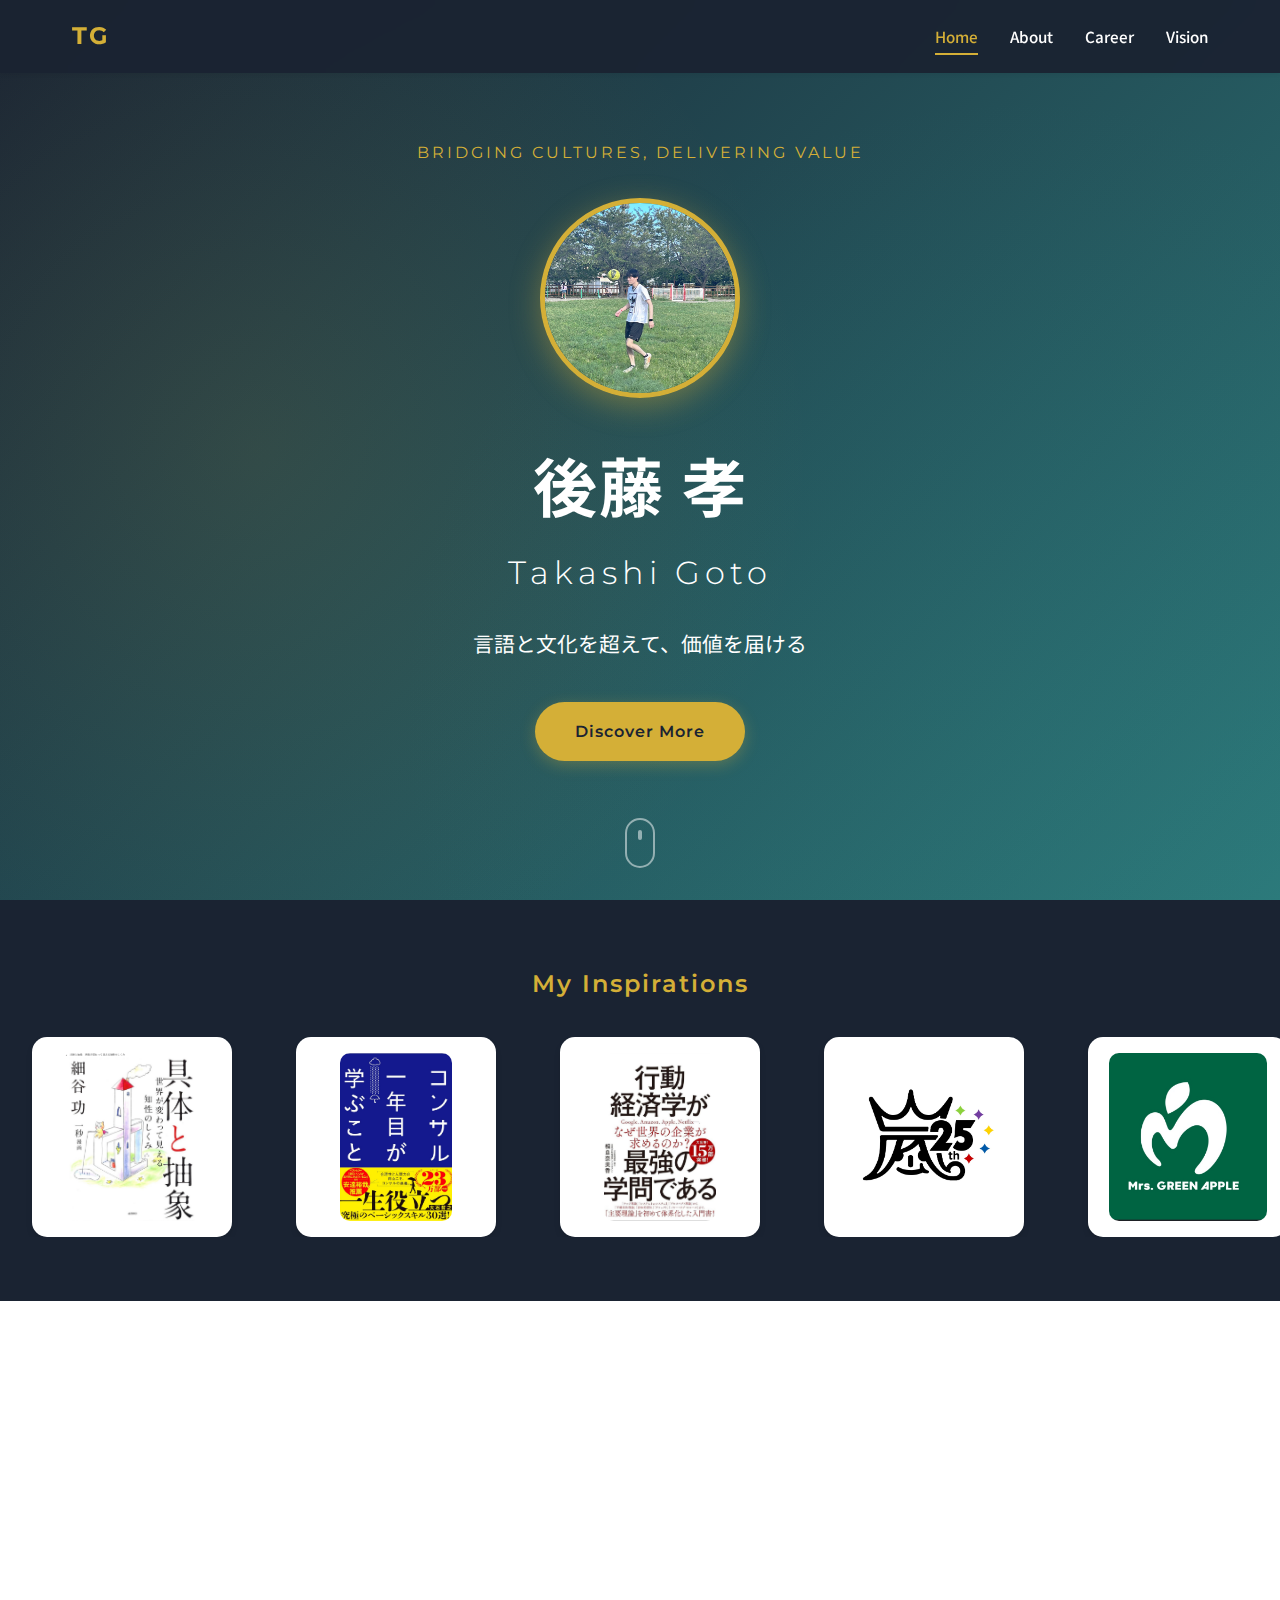
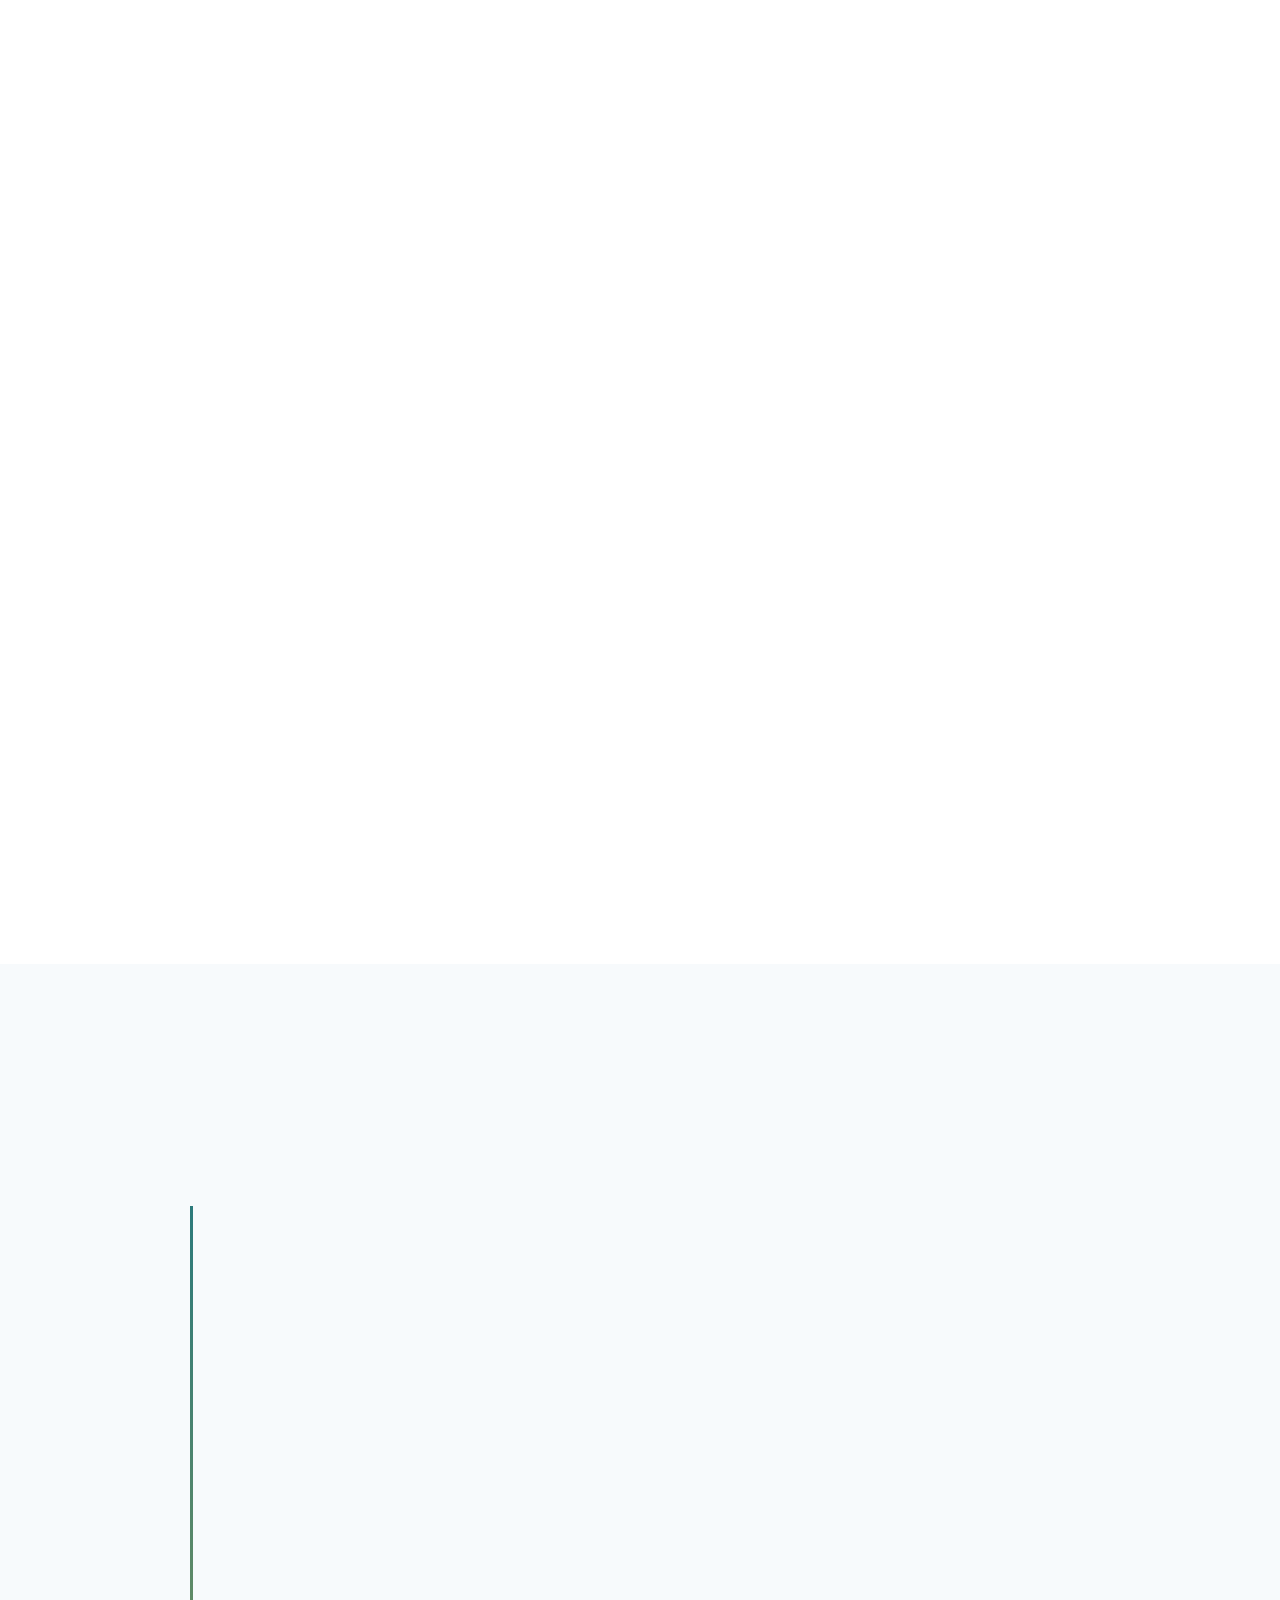
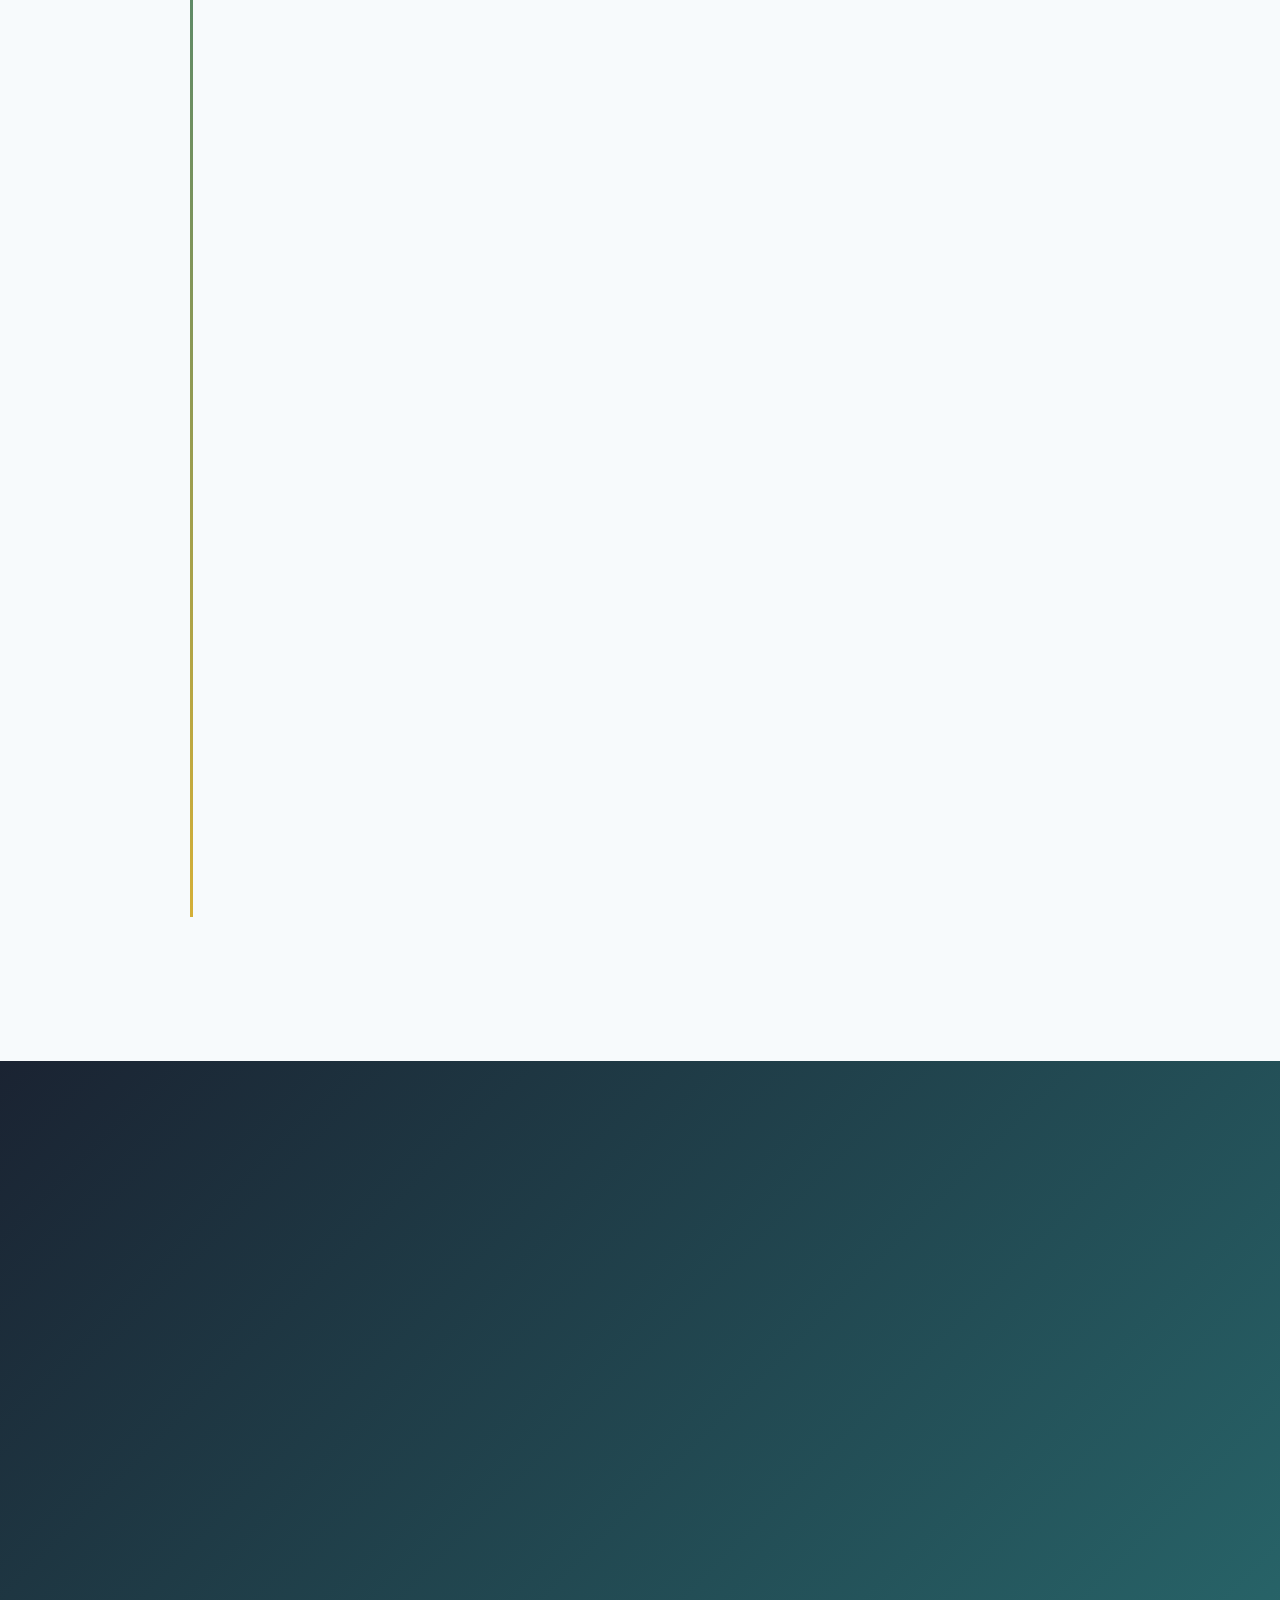
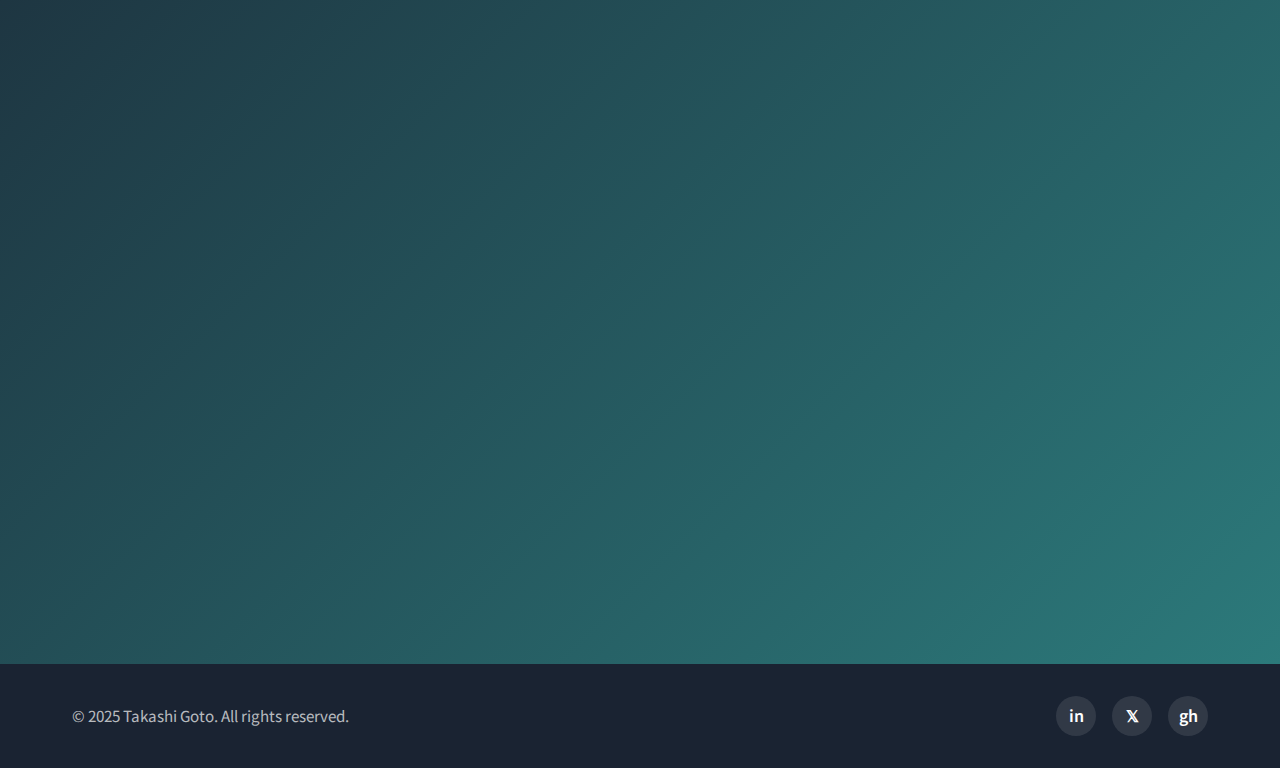
<file: index.html>
<!DOCTYPE html>
<html lang="ja">
<head>
    <meta charset="UTF-8">
    <meta name="viewport" content="width=device-width, initial-scale=1.0">
    <title>後藤 孝 | Takashi Goto</title>
    <link rel="preconnect" href="https://fonts.googleapis.com">
    <link rel="preconnect" href="https://fonts.gstatic.com" crossorigin>
    <link href="https://fonts.googleapis.com/css2?family=Noto+Sans+JP:wght@300;400;500;700&family=Montserrat:wght@300;400;600;700&display=swap" rel="stylesheet">
    
    <style>
/* ========================================
   Reset & Base Styles
   ======================================== */
* {
    margin: 0;
    padding: 0;
    box-sizing: border-box;
}

:root {
    --primary-color: #1a2332;
    --secondary-color: #2c7a7b;
    --accent-color: #d4af37;
    --bg-light: #f7fafc;
    --bg-white: #ffffff;
    --text-dark: #2d3748;
    --text-light: #718096;
    --border-color: #e2e8f0;
    --shadow-sm: 0 2px 4px rgba(0, 0, 0, 0.05);
    --shadow-md: 0 4px 6px rgba(0, 0, 0, 0.1);
    --shadow-lg: 0 10px 25px rgba(0, 0, 0, 0.15);
    --transition: all 0.3s ease;
}

html {
    scroll-behavior: smooth;
    font-size: 16px;
}

body {
    font-family: 'Noto Sans JP', 'Montserrat', sans-serif;
    color: var(--text-dark);
    line-height: 1.7;
    overflow-x: hidden;
    background-color: var(--bg-light);
}

.container {
    max-width: 1200px;
    margin: 0 auto;
    padding: 0 2rem;
}

/* ========================================
   Navigation
   ======================================== */
.navbar {
    position: fixed;
    top: 0;
    left: 0;
    right: 0;
    background-color: rgba(26, 35, 50, 0.95);
    backdrop-filter: blur(10px);
    z-index: 1000;
    padding: 1rem 0;
    transition: var(--transition);
    box-shadow: var(--shadow-sm);
}

.navbar.scrolled {
    padding: 0.5rem 0;
    box-shadow: var(--shadow-md);
}

.navbar .container {
    display: flex;
    justify-content: space-between;
    align-items: center;
}

.nav-brand {
    font-size: 1.5rem;
    font-weight: 700;
    color: var(--accent-color);
    font-family: 'Montserrat', sans-serif;
    letter-spacing: 2px;
}

.nav-menu {
    display: flex;
    list-style: none;
    gap: 2rem;
}

.nav-link {
    color: #ffffff;
    text-decoration: none;
    font-weight: 500;
    font-size: 0.95rem;
    position: relative;
    transition: var(--transition);
    padding: 0.5rem 0;
}

.nav-link::after {
    content: '';
    position: absolute;
    bottom: 0;
    left: 0;
    width: 0;
    height: 2px;
    background-color: var(--accent-color);
    transition: width 0.3s ease;
}

.nav-link:hover::after,
.nav-link.active::after {
    width: 100%;
}

.nav-link:hover,
.nav-link.active {
    color: var(--accent-color);
}

.hamburger {
    display: none;
    flex-direction: column;
    cursor: pointer;
    gap: 5px;
}

.hamburger span {
    width: 25px;
    height: 3px;
    background-color: #ffffff;
    transition: var(--transition);
}

/* ========================================
   Hero Section
   ======================================== */
.hero-section {
    height: 100vh;
    position: relative;
    display: flex;
    align-items: center;
    justify-content: center;
    background: linear-gradient(135deg, var(--primary-color) 0%, var(--secondary-color) 100%);
    overflow: hidden;
}

.hero-overlay {
    position: absolute;
    top: 0;
    left: 0;
    right: 0;
    bottom: 0;
    background: 
        radial-gradient(circle at 20% 50%, rgba(212, 175, 55, 0.1) 0%, transparent 50%),
        radial-gradient(circle at 80% 80%, rgba(44, 122, 123, 0.15) 0%, transparent 50%);
    animation: pulse 15s ease-in-out infinite;
}

@keyframes pulse {
    0%, 100% { opacity: 1; }
    50% { opacity: 0.8; }
}

.hero-content {
    position: relative;
    z-index: 1;
    text-align: center;
    color: #ffffff;
    padding: 2rem;
}

.hero-subtitle {
    font-family: 'Montserrat', sans-serif;
    font-size: 1rem;
    letter-spacing: 3px;
    text-transform: uppercase;
    color: var(--accent-color);
    margin-bottom: 1rem;
    animation: fadeInDown 1s ease;
}

/* Profile Photo Styles */
.profile-photo {
    width: 200px;
    height: 200px;
    border-radius: 50%;
    object-fit: cover;
    border: 5px solid var(--accent-color);
    box-shadow: 0 8px 30px rgba(212, 175, 55, 0.4);
    margin: 2rem auto 2rem;
    display: block;
    animation: fadeInUp 1s ease 0.3s both;
}

.hero-title {
    font-size: 4rem;
    font-weight: 700;
    margin-bottom: 0.5rem;
    animation: fadeInUp 1s ease 0.5s both;
    letter-spacing: 2px;
}

.hero-name-en {
    font-family: 'Montserrat', sans-serif;
    font-size: 2rem;
    font-weight: 300;
    margin-bottom: 1.5rem;
    animation: fadeInUp 1s ease 0.7s both;
    letter-spacing: 5px;
}

.hero-description {
    font-size: 1.3rem;
    margin-bottom: 2.5rem;
    max-width: 600px;
    margin-left: auto;
    margin-right: auto;
    animation: fadeInUp 1s ease 0.9s both;
    line-height: 1.8;
}

.btn-primary {
    display: inline-block;
    padding: 1rem 2.5rem;
    background-color: var(--accent-color);
    color: var(--primary-color);
    text-decoration: none;
    font-weight: 600;
    border-radius: 50px;
    transition: var(--transition);
    animation: fadeInUp 1s ease 1.1s both;
    box-shadow: 0 4px 15px rgba(212, 175, 55, 0.3);
    font-family: 'Montserrat', sans-serif;
    letter-spacing: 1px;
}

.btn-primary:hover {
    transform: translateY(-3px);
    box-shadow: 0 6px 20px rgba(212, 175, 55, 0.4);
    background-color: #e5c04a;
}

.scroll-indicator {
    position: absolute;
    bottom: 2rem;
    left: 50%;
    transform: translateX(-50%);
    animation: bounce 2s infinite;
}

.mouse {
    width: 30px;
    height: 50px;
    border: 2px solid rgba(255, 255, 255, 0.5);
    border-radius: 15px;
    position: relative;
}

.mouse::before {
    content: '';
    position: absolute;
    top: 10px;
    left: 50%;
    transform: translateX(-50%);
    width: 4px;
    height: 10px;
    background-color: rgba(255, 255, 255, 0.5);
    border-radius: 2px;
    animation: scroll 2s infinite;
}

@keyframes scroll {
    0% { opacity: 1; transform: translateX(-50%) translateY(0); }
    100% { opacity: 0; transform: translateX(-50%) translateY(15px); }
}

@keyframes bounce {
    0%, 20%, 50%, 80%, 100% { transform: translateX(-50%) translateY(0); }
    40% { transform: translateX(-50%) translateY(-10px); }
    60% { transform: translateX(-50%) translateY(-5px); }
}

/* ========================================
   Image Slider Section
   ======================================== */
.image-slider-section {
    background-color: var(--primary-color);
    padding: 4rem 0;
    overflow: hidden;
}

.slider-title {
    text-align: center;
    color: var(--accent-color);
    font-size: 1.5rem;
    font-weight: 600;
    margin-bottom: 2rem;
    font-family: 'Montserrat', sans-serif;
    letter-spacing: 2px;
}

.slider-container {
    position: relative;
    width: 100%;
    overflow: hidden;
}

.slider-track {
    display: flex;
    animation: slideLeft 30s linear infinite;
    width: fit-content;
    font-size: 0; 
}

.slider-track:hover {
    animation-play-state: paused;
}

.slide-item {
    flex-shrink: 0;
    width: 200px;
    height: 200px;
    margin: 0 2rem;
    display: flex;
    align-items: center;
    justify-content: center;
    background-color: var(--bg-white);
    border-radius: 15px;
    padding: 1rem;
    box-shadow: var(--shadow-md);
    transition: var(--transition);
}

.slide-item:hover {
    transform: scale(1.1);
    box-shadow: var(--shadow-lg);
}

.slide-item img {
    max-width: 100%;
    max-height: 100%;
    object-fit: contain;
    border-radius: 10px;
}

@keyframes slideLeft {
    0% {
        transform: translateX(0);
    }
    100% {
        transform: translateX(-50%);
    }
}

/* ========================================
   Section Styles
   ======================================== */
.section {
    padding: 6rem 0;
    min-height: 100vh;
    display: flex;
    align-items: center;
}

.section-title {
    font-size: 3rem;
    font-weight: 700;
    text-align: center;
    margin-bottom: 4rem;
    color: var(--primary-color);
    position: relative;
    font-family: 'Montserrat', sans-serif;
}

.section-title::after {
    content: '';
    position: absolute;
    bottom: -15px;
    left: 50%;
    transform: translateX(-50%);
    width: 80px;
    height: 4px;
    background: linear-gradient(90deg, var(--secondary-color), var(--accent-color));
    border-radius: 2px;
}

/* ========================================
   About Section
   ======================================== */
.about-section {
    background-color: var(--bg-white);
}

.about-content {
    display: flex;
    flex-direction: column;
    gap: 3rem;
}

.about-card {
    background: linear-gradient(135deg, var(--primary-color), var(--secondary-color));
    padding: 2.5rem;
    border-radius: 20px;
    box-shadow: var(--shadow-lg);
    color: #ffffff;
}

.about-info {
    display: grid;
    grid-template-columns: repeat(auto-fit, minmax(250px, 1fr));
    gap: 1.5rem;
}

.info-item {
    display: flex;
    flex-direction: column;
    gap: 0.5rem;
}

.info-label {
    font-size: 0.9rem;
    color: var(--accent-color);
    font-weight: 600;
    text-transform: uppercase;
    letter-spacing: 1px;
}

.info-value {
    font-size: 1.2rem;
    font-weight: 500;
}

.about-story {
    background-color: var(--bg-light);
    padding: 2.5rem;
    border-radius: 20px;
    border-left: 4px solid var(--accent-color);
}

.subsection-title {
    font-size: 1.8rem;
    font-weight: 600;
    margin-bottom: 1.5rem;
    color: var(--primary-color);
}

.story-text {
    margin-bottom: 1.5rem;
    color: var(--text-dark);
    line-height: 1.9;
}

.story-text:last-child {
    margin-bottom: 0;
}

.skills-grid {
    display: grid;
    grid-template-columns: repeat(auto-fit, minmax(280px, 1fr));
    gap: 2rem;
}

.skill-card {
    background-color: var(--bg-white);
    padding: 2rem;
    border-radius: 15px;
    box-shadow: var(--shadow-md);
    transition: var(--transition);
    border-top: 3px solid var(--accent-color);
}

.skill-card:hover {
    transform: translateY(-10px);
    box-shadow: var(--shadow-lg);
}

.skill-icon {
    font-size: 3rem;
    margin-bottom: 1rem;
}

.skill-title {
    font-size: 1.4rem;
    font-weight: 600;
    margin-bottom: 1rem;
    color: var(--primary-color);
}

.skill-description {
    color: var(--text-light);
    line-height: 1.7;
}

/* ========================================
   Career Section
   ======================================== */
.career-section {
    background-color: var(--bg-light);
}

.timeline {
    position: relative;
    max-width: 900px;
    margin: 0 auto;
    padding-left: 2rem;
}

.timeline::before {
    content: '';
    position: absolute;
    left: 0;
    top: 0;
    bottom: 0;
    width: 3px;
    background: linear-gradient(180deg, var(--secondary-color), var(--accent-color));
}

.timeline-item {
    position: relative;
    margin-bottom: 3rem;
    padding-left: 3rem;
}

.timeline-marker {
    position: absolute;
    left: -9px;
    top: 0;
    width: 20px;
    height: 20px;
    border-radius: 50%;
    background-color: var(--accent-color);
    border: 3px solid var(--bg-light);
    box-shadow: 0 0 0 4px var(--secondary-color);
}

.timeline-content {
    background-color: var(--bg-white);
    padding: 2rem;
    border-radius: 15px;
    box-shadow: var(--shadow-md);
    transition: var(--transition);
}

.timeline-content:hover {
    transform: translateX(10px);
    box-shadow: var(--shadow-lg);
}

.timeline-date {
    color: var(--accent-color);
    font-weight: 600;
    font-size: 0.9rem;
    text-transform: uppercase;
    letter-spacing: 1px;
    margin-bottom: 0.5rem;
}

.timeline-title {
    font-size: 1.5rem;
    font-weight: 600;
    color: var(--primary-color);
    margin-bottom: 1rem;
}

.timeline-description {
    color: var(--text-dark);
    line-height: 1.8;
    margin-bottom: 1.5rem;
}

.timeline-tags {
    display: flex;
    flex-wrap: wrap;
    gap: 0.5rem;
}

.tag {
    display: inline-block;
    padding: 0.4rem 1rem;
    background-color: var(--bg-light);
    color: var(--secondary-color);
    border-radius: 20px;
    font-size: 0.85rem;
    font-weight: 500;
    border: 1px solid var(--border-color);
}

/* ========================================
   Vision Section
   ======================================== */
.vision-section {
    background: linear-gradient(135deg, var(--primary-color) 0%, var(--secondary-color) 100%);
    color: #ffffff;
}

/* 新しいリスト要素のスタイルを定義 */
.pillar-list {
    list-style: none; /* 行頭の黒丸を非表示にする */
    padding-left: 0; /* ulタグにデフォルトで付く左側の余白を削除 */
    margin: 0; /* ulタグにデフォルトで付く上下の余白も削除 */
}

/* 箇条書き風にするために、リストアイテム（li）の前に文字を挿入 */
.pillar-list li {
    position: relative;
    padding-left: 1.2rem; /* 挿入した文字のための左余白 */
    margin-bottom: 0.7rem; /* リストアイテム間の縦のスペース */
    line-height: 1.7; /* 行の高さを調整して読みやすく */
    color: rgba(255, 255, 255, 0.9); /* 元のpタグの文字色に合わせる */
    font-size: 1.05rem; /* 見た目を調整 */
}

/* 擬似要素を使って行頭に「・」を配置 */
.pillar-list li::before {
    content: '・'; /* 「・」を挿入 */
    position: absolute;
    left: 0;
    top: 0;
    color: var(--accent-color); /* アクセントカラー（金色）にする */
    font-weight: bold;
}
        
.vision-section .section-title {
    color: #ffffff;
}

.vision-section .section-title::after {
    background: var(--accent-color);
}

.vision-content {
    max-width: 1000px;
    margin: 0 auto;
}

/* Vision Section に追加 */
/* -------------------------------------- */

.vision-goals-title {
    font-size: 1.5rem; /* 大きさ調整 (pillar-title: 1.3rem, vision-quote: 2.5rem) */
    font-weight: 600; 
    color: var(--accent-color); /* 色をアクセントカラーに */
    text-align: center; /* 中央揃え */
    margin-bottom: 1.5rem; /* 下に余白 */
    margin-top: 1rem; /* 上に余白（調整用） */
    font-family: 'Montserrat', sans-serif; /* Montserratフォントを使用 */
    letter-spacing: 1px;
}

/* 768px以下のモバイル表示時の文字サイズ調整（既存のメディアクエリに合わせる） */
@media (max-width: 768px) {
    .vision-goals-title {
        font-size: 1.3rem;
        margin-bottom: 1rem;
    }
}
        
.vision-statement {
    text-align: center;
    margin-bottom: 3rem;
}

.vision-quote {
    font-size: 2.5rem;
    font-weight: 600;
    line-height: 1.5;
    color: var(--accent-color);
    margin-bottom: 2rem;
    font-family: 'Montserrat', sans-serif;
}

.vision-description {
    background-color: rgba(255, 255, 255, 0.1);
    backdrop-filter: blur(10px);
    padding: 2.5rem;
    border-radius: 20px;
    margin-bottom: 3rem;
    border: 1px solid rgba(255, 255, 255, 0.2);
}

.vision-text {
    margin-bottom: 1.5rem;
    line-height: 1.9;
    font-size: 1.05rem;
}

.vision-text:last-child {
    margin-bottom: 0;
}

.vision-pillars {
    display: grid;
    grid-template-columns: repeat(auto-fit, minmax(280px, 1fr));
    gap: 2rem;
}

.pillar {
    background-color: rgba(255, 255, 255, 0.1);
    backdrop-filter: blur(10px);
    padding: 2rem;
    border-radius: 15px;
    border: 1px solid rgba(255, 255, 255, 0.2);
    transition: var(--transition);
}

.pillar:hover {
    transform: translateY(-10px);
    background-color: rgba(255, 255, 255, 0.15);
}

.pillar-number {
    font-size: 2.5rem;
    font-weight: 700;
    color: var(--accent-color);
    margin-bottom: 1rem;
    font-family: 'Montserrat', sans-serif;
}

.pillar-title {
    font-size: 1.3rem;
    font-weight: 600;
    margin-bottom: 1rem;
    font-family: 'Montserrat', sans-serif;
}

.pillar-text {
    line-height: 1.7;
    color: rgba(255, 255, 255, 0.9);
}


/* ========================================
   Footer
   ======================================== */
.footer {
    background-color: var(--primary-color);
    color: #ffffff;
    padding: 2rem 0;
    text-align: center;
}

.footer .container {
    display: flex;
    justify-content: space-between;
    align-items: center;
}

.footer-text {
    font-size: 0.95rem;
    color: rgba(255, 255, 255, 0.7);
}

.social-links {
    display: flex;
    gap: 1rem;
}

.social-link {
    width: 40px;
    height: 40px;
    border-radius: 50%;
    background-color: rgba(255, 255, 255, 0.1);
    display: flex;
    align-items: center;
    justify-content: center;
    color: #ffffff;
    text-decoration: none;
    transition: var(--transition);
    font-weight: 600;
}

.social-link:hover {
    background-color: var(--accent-color);
    color: var(--primary-color);
    transform: translateY(-3px);
}

/* ========================================
   Animations
   ======================================== */
@keyframes fadeInDown {
    from {
        opacity: 0;
        transform: translateY(-30px);
    }
    to {
        opacity: 1;
        transform: translateY(0);
    }
}

@keyframes fadeInUp {
    from {
        opacity: 0;
        transform: translateY(30px);
    }
    to {
        opacity: 1;
        transform: translateY(0);
    }
}

.fade-in {
    animation: fadeInUp 1s ease;
}

.fade-in-up {
    opacity: 0;
    transform: translateY(30px);
    transition: opacity 0.8s ease, transform 0.8s ease;
}

.fade-in-up.visible {
    opacity: 1;
    transform: translateY(0);
}

/* ========================================
   Responsive Design
   ======================================== */
@media (max-width: 768px) {
    .container {
        padding: 0 1.5rem;
    }

    .nav-menu {
        position: fixed;
        left: -100%;
        top: 70px;
        flex-direction: column;
        background-color: var(--primary-color);
        width: 100%;
        text-align: center;
        transition: 0.3s;
        box-shadow: var(--shadow-lg);
        padding: 2rem 0;
    }

    .nav-menu.active {
        left: 0;
    }

    .hamburger {
        display: flex;
    }

    .hamburger.active span:nth-child(1) {
        transform: rotate(45deg) translate(8px, 8px);
    }

    .hamburger.active span:nth-child(2) {
        opacity: 0;
    }

    .hamburger.active span:nth-child(3) {
        transform: rotate(-45deg) translate(7px, -7px);
    }

    .profile-photo {
        width: 150px;
        height: 150px;
    }

    .hero-title {
        font-size: 2.5rem;
    }

    .hero-name-en {
        font-size: 1.3rem;
    }

    .hero-description {
        font-size: 1.1rem;
    }

    .slide-item {
        width: 150px;
        height: 150px;
        margin: 0 1rem;
    }

    .section {
        padding: 4rem 0;
    }

    .section-title {
        font-size: 2rem;
        margin-bottom: 2.5rem;
    }

    .about-info {
        grid-template-columns: 1fr;
    }

    .skills-grid {
        grid-template-columns: 1fr;
    }

    .timeline {
        padding-left: 1.5rem;
    }

    .timeline-item {
        padding-left: 2rem;
    }

    .vision-quote {
        font-size: 1.8rem;
    }

    .vision-pillars {
        grid-template-columns: 1fr;
    }

    .contact-content {
        grid-template-columns: 1fr;
        gap: 2rem;
    }

    .footer .container {
        flex-direction: column;
        gap: 1rem;
    }
}

@media (max-width: 480px) {
    .profile-photo {
        width: 120px;
        height: 120px;
    }

    .hero-title {
        font-size: 2rem;
    }

    .hero-name-en {
        font-size: 1.1rem;
        letter-spacing: 3px;
    }

    .slide-item {
        width: 120px;
        height: 120px;
    }

    .section-title {
        font-size: 1.7rem;
    }

    .vision-quote {
        font-size: 1.5rem;
    }
}
    </style>
    <!-- Google tag (gtag.js) -->
    <script async src="https://www.googletagmanager.com/gtag/js?id=G-5QV8TKR67C"></script> 
    <script> 
        window.dataLayer = window.dataLayer || []; 
        function gtag(){dataLayer.push(arguments);} 
        gtag('js', new Date()); 
        gtag('config', 'G-5QV8TKR67C'); 
    </script>
</head>
<body>
    <!-- Navigation -->
    <nav class="navbar" id="navbar">
        <div class="container">
            <div class="nav-brand">TG</div>
            <ul class="nav-menu" id="nav-menu">
                <li><a href="#home" class="nav-link active">Home</a></li>
                <li><a href="#about" class="nav-link">About</a></li>
                <li><a href="#career" class="nav-link">Career</a></li>
                <li><a href="#vision" class="nav-link">Vision</a></li>
                <!--<li><a href="#contact" class="nav-link">Contact</a></li>-->

            </ul>
            <div class="hamburger" id="hamburger">
                <span></span>
                <span></span>
                <span></span>
            </div>
        </div>
    </nav>

    <!-- Home Section -->
    <section id="home" class="section hero-section">
        <div class="hero-overlay"></div>
        <div class="hero-content">
            <div class="hero-text fade-in">
                <p class="hero-subtitle">Bridging Cultures, Delivering Value</p>
                <img src="images/IMG_8352.JPG" alt="後藤孝の写真" class="profile-photo">

                <h1 class="hero-title">後藤 孝</h1>
                <h2 class="hero-name-en">Takashi Goto</h2>
                <p class="hero-description">
                    言語と文化を超えて、価値を届ける
                </p>
                <a href="#about" class="btn-primary">Discover More</a>
            </div>
        </div>
        <div class="scroll-indicator">
            <div class="mouse"></div>
        </div>
    </section>

    <!-- Image Slider Section -->
    <section class="image-slider-section">
        <h3 class="slider-title">My Inspirations</h3>
        <div class="slider-container">
            <div class="slider-track" id="slider-track">
                <!-- 画像アイテム（2セット用意して無限ループを実現） -->
                <div class="slide-item">
                     <img src="images/IMG_8361.jpg" alt="具体と抽象" class="profile-img">
                </div>
                <div class="slide-item">
                   <img src="images/IMG_8362.jpg" alt="コンサル一年目が学ぶこと" class="profile-img">
                </div>
                <div class="slide-item">
                    <img src="images/IMG_8363.jpg" alt="行動経済学が最強の学問である" class="profile-img">
                </div>
                <div class="slide-item">
                  <img src="images/IMG_8365.jpg" alt="嵐" class="profile-img">
                </div>
                <div class="slide-item">
                  <img src="images/IMG_8366.jpg" alt="Mrs.Green Apple" class="profile-img">
                </div>
                <div class="slide-item">
                    <img src="images/IMG_8367.jpg" alt="自分の写真@ディズニー" class="profile-img">
                </div>
　　　　　　　　<div class="slide-item">
                    <img src="images/IMG_8416.jpg" alt="ISSUEから始めよ" class="profile-img">
                </div>
　　　　　　　　<div class="slide-item">
                    <img src="images/IMG_8347.JPG" alt="自分の写メ サッカー" class="profile-img">
                </div>
                <div class="slide-item">
                    <img src="images/IMG_USJ.jpg" alt="USJ" class="profile-img">
                </div>
                <div class="slide-item">
                    <img src="images/IMG_8417.jpg" alt="レアル" class="profile-img">
                </div>
　　　　　　　　<div class="slide-item">
                    <img src="images/IMG_仮説思考.jpg" alt="仮説思考" class="profile-img">
                </div>

    </section>

    <!-- About Section -->
    <section id="about" class="section about-section">
        <div class="container">
            <h2 class="section-title fade-in-up">About Me</h2>
            <div class="about-content">
                <div class="about-card fade-in-up">
                    <div class="about-info">
                        <div class="info-item">
                            <span class="info-label">名前</span>
                            <span class="info-value">後藤 孝 (Takashi Goto)</span>
                        </div>
                        <div class="info-item">
                            <span class="info-label">年齢</span>
                            <span class="info-value">31歳</span>
                        </div>
                        <div class="info-item">
                            <span class="info-label">生年月日</span>
                            <span class="info-value">1994年1月16日</span>
                        </div>
                        <div class="info-item">
                            <span class="info-label">出身</span>
                            <span class="info-value">兵庫県生まれ、埼玉育ち</span>
                        </div>
                    </div>
                </div>

                <div class="about-story fade-in-up">
                    <h3 class="subsection-title">My Story</h3>
                    <p class="story-text">
                        兵庫県生まれ、埼玉で育ち。サッカーに13年間を費やし学生時代のエネルギー、リソースはサッカーに注ぎ込みました。大学1年生の冬まで現役選手としてプレーし、プロ選手との対戦経験も持っています。
                    </p>
</p>
                    <p class="story-text">
                        大学を一年休学し、都内の英語学校に通い、大学に戻り卒業後はフィリピンとカナダに留学をしました。
                    </p>
                    <p class="story-text">
                        読書、トレーニング、漫画、サッカーが好きです。
                    </p>
                </div>

                <div class="skills-grid fade-in-up">
                    <div class="skill-card">
                        <div class="skill-icon">🌐</div>
                        <h4 class="skill-title">英語力</h4>
                        <p class="skill-description">
                           英検一級　TOEIC 940 Versant 61
                        </p>
                    </div>
                    <div class="skill-card">
                        <div class="skill-icon">📊</div>
                        <h4 class="skill-title">分析力</h4>
                        <p class="skill-description">
                            広告運用、ソーシャルリスニング、リサーチ業務の経験
                        </p>
                    </div>
                    <div class="skill-card">
                        <div class="skill-icon">🔍</div>
                        <h4 class="skill-title">探究心</h4>
                        <p class="skill-description">
                            常に新しい知識とスキルを追求し、変化する市場環境に適応し続ける姿勢
                        </p>
                    </div>
                </div>
            </div>
        </div>
    </section>

    <!-- Career Section -->
    <section id="career" class="section career-section">
        <div class="container">
            <h2 class="section-title fade-in-up">Career Journey</h2>
            <div class="timeline">
                <div class="timeline-item fade-in-up">
                    <div class="timeline-marker"></div>
                    <div class="timeline-content">
                        <div class="timeline-date">現在</div>
                        <h3 class="timeline-title">セルミュラー株式会社</h3>
                        <p class="timeline-description">
                           2025年10月1日 セルミュラー株式会社に入社。　研修量に圧倒されている。　関数きつい。
                        </p>
                        
                    </div>
                </div>

                 <div class="timeline-item fade-in-up">
                    <div class="timeline-marker"></div>
                    <div class="timeline-content">
                        <div class="timeline-date">リサーチ会社時代</div>
                        <h3 class="timeline-title">マーケティングリサーチ会社</h3>
                        <p class="timeline-description">
                            アカウントマネージャーとして、広告効果検証ツールやメディア視聴率データ、ブランドリフトなどを通して国内・外問わずクライアントをサポート。吉田さんがいらっしゃったCAもクライアントの一つ。時期は被ってませんが担当していました。広告効果検証サービスや、メディア視聴率データ、ブランドリフト調査にメインで携わりました。　
                        </p>
　　　　　　　　　
                        <div class="timeline-tags">
                            <span class="tag">法人営業</span>
                            <span class="tag">データ分析</span>
                            <span class="tag">プレゼン</span>
                            <span class="tag">クライアント折衝</span>
                        </div>
                    </div>
                </div>

                <div class="timeline-item fade-in-up">
                    <div class="timeline-marker"></div>
                    <div class="timeline-content">
                        <div class="timeline-date">代理店時代</div>
                        <h3 class="timeline-title">広告代理店3社 | デジタルマーケティング</h3>
                        <p class="timeline-description">
                            広告運用、プランニング、ソーシャルリスニングを担当。ツールとしてはDockpit,digiads,sprinklrの使用経験があります。競合他社の使用媒体の特定と数値分析、提案なども行っておりました。 </p>
                        <div class="timeline-tags">
                            <span class="tag">広告運用</span>
                            <span class="tag">プランニング</span>
                            <span class="tag">ソーシャルリスニング</span>
                            <span class="tag">データ分析</span>
                        </div>
                    </div>
                </div>

                <div class="timeline-item fade-in-up">
                    <div class="timeline-marker"></div>
                    <div class="timeline-content">
                        <div class="timeline-date">キャリア初期</div>
                        <h3 class="timeline-title">英会話スクール | コーチング・講師</h3>
                        <p class="timeline-description">
                            英会話スクール、コーチング系英会話スクールにて、合計約200人の生徒の英語学習をサポート/コーチング。個々の目標に合わせたカスタマイズされた学習プランを提供し、多くの生徒が目標を達成しました。担当した受験者でTOEIC満点、Versantは47→63まで引き上げた受講生様も。コミュニケーション能力と教育スキルの基礎を築いた時期です。
                        </p>
                        <div class="timeline-tags">
                            <span class="tag">英語教育</span>
                            <span class="tag">コーチング</span>
                            <span class="tag">カスタマーサポート</span>
                        </div>
                    </div>
                </div>
            </div>
        </div>
    </section>

    <!-- Vision Section -->
    <section id="vision" class="section vision-section">
        <div class="container">
            <div class="vision-content fade-in-up">
                <h2 class="section-title">My Vision</h2>
                <div class="vision-statement">
                    <p class="vision-quote">
                        「言語や文化を超えて<br>価値を届けられる状態にしたい」
                    </p>
                </div>
                <div class="vision-description">
                    <p class="vision-text">
                        持ち前の英語力とこれまでの経験に加え、セルミュラー幅広く知識と経験を積み、分野に制限されることなくクライアントに価値を提供し続けられる「状態」にしたい。
                    </p>
            　　 </div>
                <h3 class="vision-goals-title">目標</h3>
                <div class="vision-pillars">
                    <div class="pillar">
                        <div class="pillar-number">1年</div>
                        <ul class="pillar-list">
                        <li>コーディングの構造を理解</li>
                        <li>プロジェクトのフルサイクル経験（企画〜実装〜改善まで）</li>
                        <li>データ分析の基礎を習得（Google Analytics等）</li>
                       </ul>
                    </div>
                    <div class="pillar">
                        <div class="pillar-number">3年</div>
                            <ul class="pillar-list">
                        <li>チームやプロジェクトの中心人物として牽引できる状態</li>
                            </ul>      
                    </div>
                    <div class="pillar">
                        <div class="pillar-number">5~10年</div>
                           <ul class="pillar-list">
                        <li>クライアントから全面的に信頼されるコンサルタントになる</li>
                        <li>業界横断のマーケティング知見を持ち、事業成長を牽引できる存在</li>
                        <li>異文化・多言語の橋渡し役として価値提供</li>
                           </ul>   
                    </div>
                </div>
            </div>
        </div>
    </section>

 

    <!-- Footer -->
    <footer class="footer">
        <div class="container">
            <p class="footer-text">© 2025 Takashi Goto. All rights reserved.</p>
            <div class="social-links">
                <a href="#" class="social-link" aria-label="LinkedIn">in</a>
                <a href="#" class="social-link" aria-label="Twitter">𝕏</a>
                <a href="#" class="social-link" aria-label="GitHub">gh</a>
            </div>
        </div>
    </footer>

    <script>
// ========================================
// Navigation
// ========================================
const navbar = document.getElementById('navbar');
const hamburger = document.getElementById('hamburger');
const navMenu = document.getElementById('nav-menu');
const navLinks = document.querySelectorAll('.nav-link');

// Hamburger menu toggle
hamburger.addEventListener('click', () => {
    hamburger.classList.toggle('active');
    navMenu.classList.toggle('active');
});

// Close mobile menu when clicking on a link
navLinks.forEach(link => {
    link.addEventListener('click', () => {
        hamburger.classList.remove('active');
        navMenu.classList.remove('active');
    });
});

// Navbar scroll effect
window.addEventListener('scroll', () => {
    if (window.scrollY > 100) {
        navbar.classList.add('scrolled');
    } else {
        navbar.classList.remove('scrolled');
    }
});

// ========================================
// Active Navigation Link
// ========================================
const sections = document.querySelectorAll('.section');

const observerOptions = {
    root: null,
    rootMargin: '0px',
    threshold: 0.3
};

const sectionObserver = new IntersectionObserver((entries) => {
    entries.forEach(entry => {
        if (entry.isIntersecting) {
            const sectionId = entry.target.getAttribute('id');
            
            // Remove active class from all links
            navLinks.forEach(link => {
                link.classList.remove('active');
            });
            
            // Add active class to current section link
            const activeLink = document.querySelector(`.nav-link[href="#${sectionId}"]`);
            if (activeLink) {
                activeLink.classList.add('active');
            }
        }
    });
}, observerOptions);

sections.forEach(section => {
    sectionObserver.observe(section);
});

// ========================================
// Smooth Scroll
// ========================================
document.querySelectorAll('a[href^="#"]').forEach(anchor => {
    anchor.addEventListener('click', function (e) {
        e.preventDefault();
        const target = document.querySelector(this.getAttribute('href'));
        
        if (target) {
            const offsetTop = target.offsetTop - 70;
            window.scrollTo({
                top: offsetTop,
                behavior: 'smooth'
            });
        }
    });
});

// ========================================
// Fade In Animation on Scroll
// ========================================
const fadeElements = document.querySelectorAll('.fade-in-up');

const fadeObserverOptions = {
    root: null,
    rootMargin: '0px',
    threshold: 0.1
};

const fadeObserver = new IntersectionObserver((entries) => {
    entries.forEach((entry, index) => {
        if (entry.isIntersecting) {
            setTimeout(() => {
                entry.target.classList.add('visible');
            }, index * 100);
            fadeObserver.unobserve(entry.target);
        }
    });
}, fadeObserverOptions);

fadeElements.forEach(element => {
    fadeObserver.observe(element);
});

// ========================================
// Contact Form
// ========================================
const contactForm = document.getElementById('contact-form');

contactForm.addEventListener('submit', (e) => {
    e.preventDefault();
    
    // Get form values
    const name = document.getElementById('name').value;
    const email = document.getElementById('email').value;
    const message = document.getElementById('message').value;
    
    // Simple validation
    if (name && email && message) {
        // Show success message (in a real application, you would send this to a server)
        alert(`ありがとうございます、${name}様!\n\nメッセージを受け取りました。できるだけ早くご連絡させていただきます。`);
        
        // Reset form
        contactForm.reset();
    } else {
        alert('すべてのフィールドを入力してください。');
    }
});

// ========================================
// Parallax Effect for Hero Section
// ========================================
window.addEventListener('scroll', () => {
    const scrolled = window.pageYOffset;
    const heroContent = document.querySelector('.hero-content');
    
    if (heroContent) {
        heroContent.style.transform = `translateY(${scrolled * 0.5}px)`;
        heroContent.style.opacity = 1 - (scrolled / 700);
    }
});

// ========================================
// Dynamic Year in Footer
// ========================================
const footerText = document.querySelector('.footer-text');
if (footerText) {
    const currentYear = new Date().getFullYear();
    footerText.textContent = `© ${currentYear} Takashi Goto. All rights reserved.`;
}

// ========================================
// Skill Cards Hover Effect
// ========================================
const skillCards = document.querySelectorAll('.skill-card');

skillCards.forEach(card => {
    card.addEventListener('mouseenter', function() {
        this.style.borderTopColor = getComputedStyle(document.documentElement)
            .getPropertyValue('--secondary-color');
    });
    
    card.addEventListener('mouseleave', function() {
        this.style.borderTopColor = getComputedStyle(document.documentElement)
            .getPropertyValue('--accent-color');
    });
});

// ========================================
// Timeline Animation
// ========================================
const timelineItems = document.querySelectorAll('.timeline-item');

const timelineObserver = new IntersectionObserver((entries) => {
    entries.forEach((entry, index) => {
        if (entry.isIntersecting) {
            setTimeout(() => {
                entry.target.style.opacity = '1';
                entry.target.style.transform = 'translateX(0)';
            }, index * 200);
            timelineObserver.unobserve(entry.target);
        }
    });
}, {
    threshold: 0.2
});

timelineItems.forEach(item => {
    item.style.opacity = '0';
    item.style.transform = 'translateX(-50px)';
    item.style.transition = 'opacity 0.8s ease, transform 0.8s ease';
    timelineObserver.observe(item);
});

// ========================================
// Loading Animation
// ========================================
window.addEventListener('load', () => {
    document.body.style.opacity = '0';
    setTimeout(() => {
        document.body.style.transition = 'opacity 0.5s ease';
        document.body.style.opacity = '1';
    }, 100);
});

console.log('🚀 Website loaded successfully!');
console.log('👨‍💼 Takashi Goto Portfolio');
console.log('🌐 Bridging Cultures, Delivering Value');
    </script>
</body>
</html>
</file>
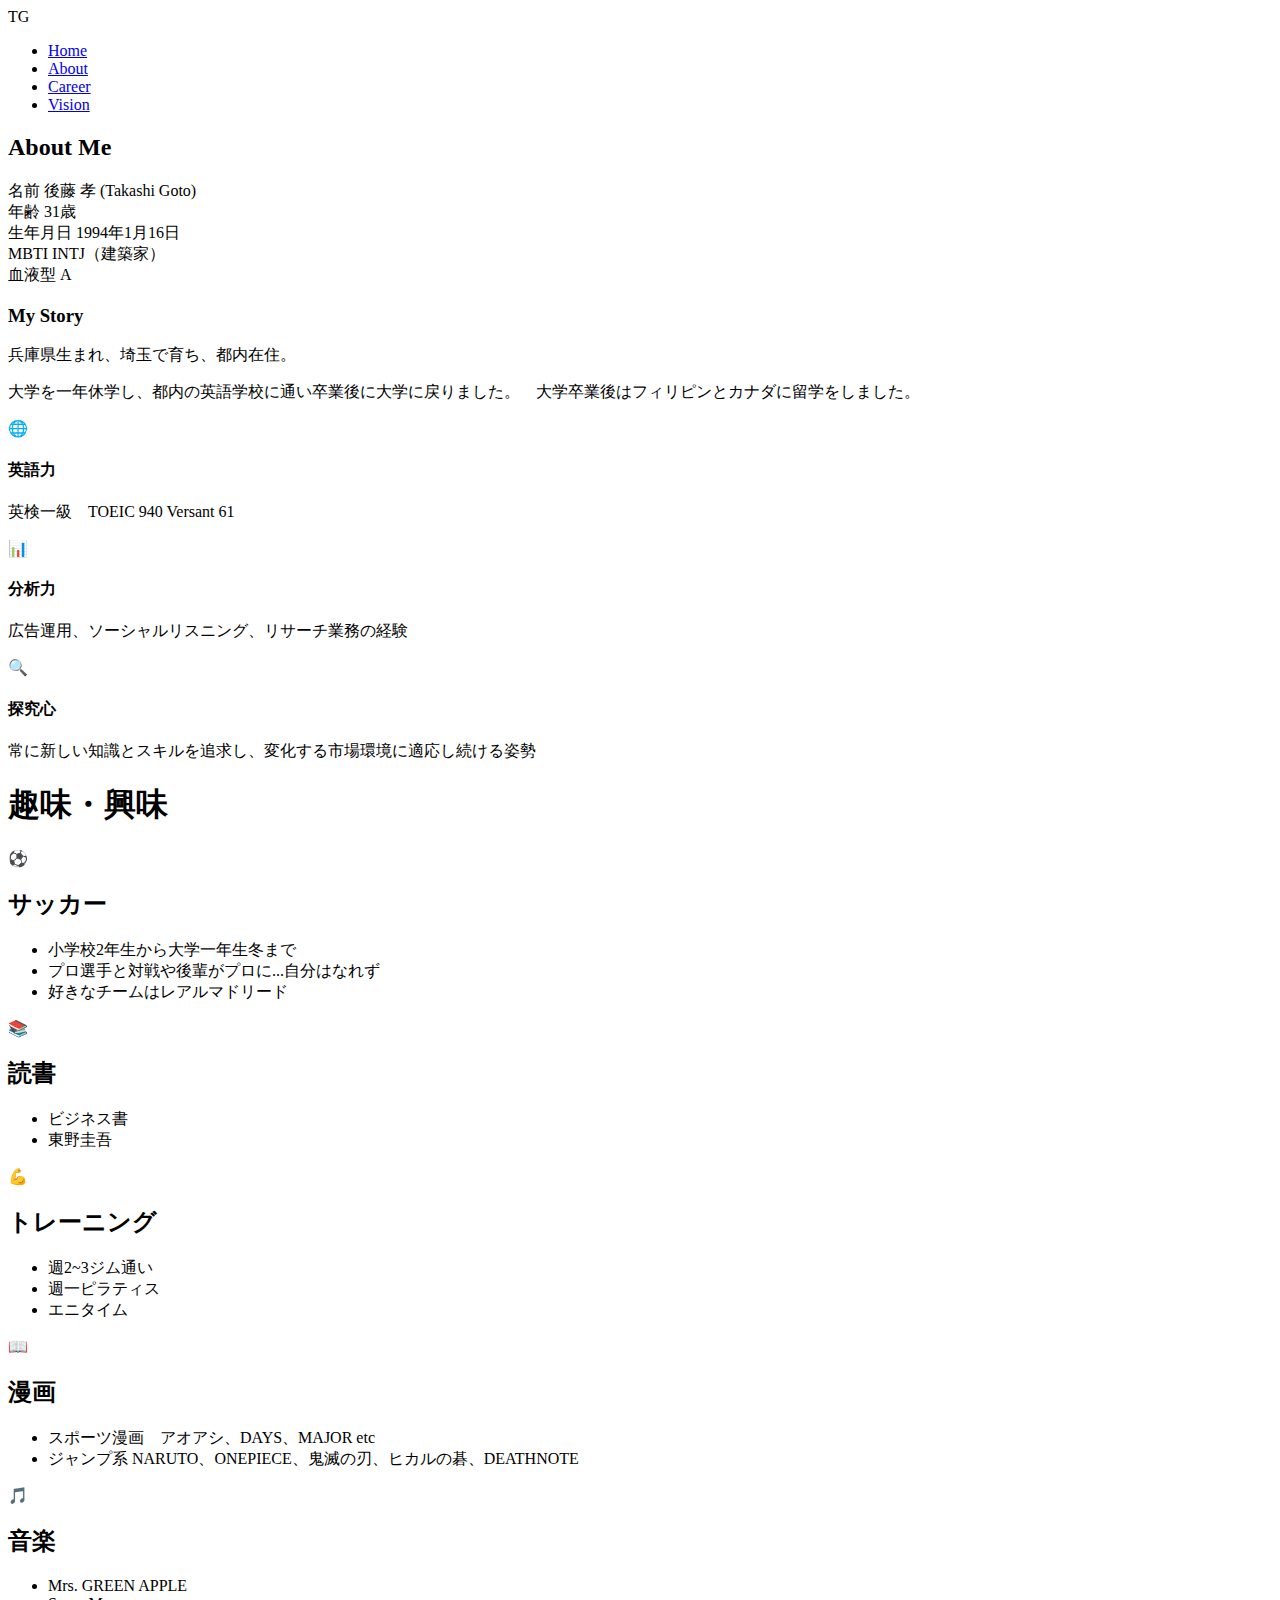
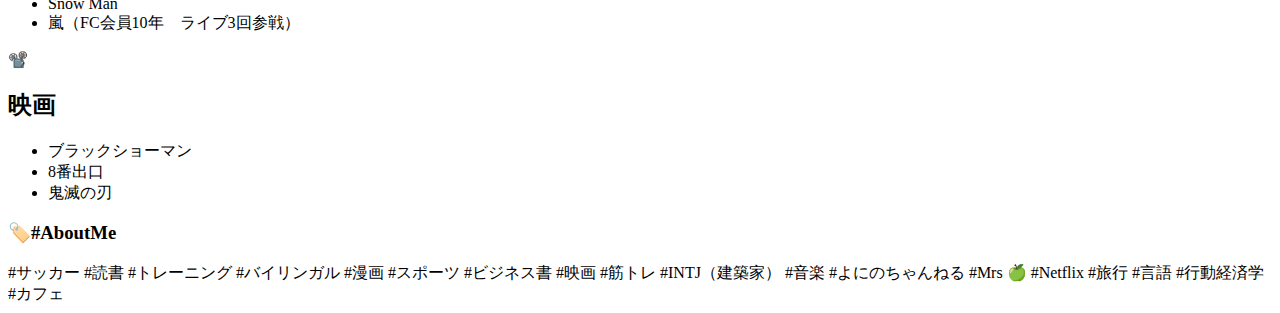
<file: About.html>
<!DOCTYPE html>
<html lang="ja">
<head>
    <meta charset="UTF-8">
    <meta name="viewport" content="width=device-width, initial-scale=1.0">
    <title>後藤 孝 | About</title>
    <link rel="preconnect" href="https://fonts.googleapis.com">
    <link rel="preconnect" href="https://fonts.gstatic.com" crossorigin>
    <link rel="stylesheet" href="自己紹介サイト.css">
    <link href="https://fonts.googleapis.com/css2?family=Noto+Sans+JP:wght@300;400;500;700&family=Montserrat:wght@300;400;600;700&display=swap" rel="stylesheet">
    <!-- Google Tag Manager -->
<script>(function(w,d,s,l,i){w[l]=w[l]||[];w[l].push({'gtm.start':
new Date().getTime(),event:'gtm.js'});var f=d.getElementsByTagName(s)[0],
j=d.createElement(s),dl=l!='dataLayer'?'&l='+l:'';j.async=true;j.src=
'https://www.googletagmanager.com/gtm.js?id='+i+dl;f.parentNode.insertBefore(j,f);
})(window,document,'script','dataLayer','GTM-K3ZG8RBS');</script>
<!-- End Google Tag Manager -->

    
    <!-- Google tag (gtag.js) -->
    <script async src="https://www.googletagmanager.com/gtag/js?id=G-5QV8TKR67C"></script> 
    <script> 
        window.dataLayer = window.dataLayer || []; 
        function gtag(){dataLayer.push(arguments);} 
        gtag('js', new Date()); 
        gtag('config', 'G-5QV8TKR67C'); 
    </script>
</head>
<body>
    <nav class="navbar" id="navbar">
        <div class="container">
            <div class="nav-brand">TG</div>
            <ul class="nav-menu" id="nav-menu">
    <li><a href="index.html" class="nav-link">Home</a></li>
    <li><a href="About.html" class="nav-link active">About</a></li>
    <li><a href="Career.html" class="nav-link">Career</a></li>
    <li><a href="Vision.html" class="nav-link">Vision</a></li>
</ul>
            <!-- Google Tag Manager (noscript) -->
<noscript><iframe src="https://www.googletagmanager.com/ns.html?id=GTM-K3ZG8RBS"
height="0" width="0" style="display:none;visibility:hidden"></iframe></noscript>
<!-- End Google Tag Manager (noscript) -->

            <div class="hamburger" id="hamburger">
                <span></span>
                <span></span>
                <span></span>
            </div>
        </div>
    </nav>

        <section id="about" class="section about-section">
        <div class="container">
            <h2 class="section-title fade-in-up">About Me</h2>
            <div class="about-content">
                <div class="about-card fade-in-up">
                    <div class="about-info">
                        <div class="info-item">
                            <span class="info-label">名前</span>
                            <span class="info-value">後藤 孝 (Takashi Goto)</span>
                        </div>
                        <div class="info-item">
                            <span class="info-label">年齢</span>
                            <span class="info-value">31歳</span>
                        </div>
                        <div class="info-item">
                            <span class="info-label">生年月日</span>
                            <span class="info-value">1994年1月16日</span>
                        </div>
                        <div class="info-item">
                            <span class="info-label">MBTI</span>
                            <span class="info-value">INTJ（建築家）</span>
                        </div>
                        <div class="info-item">
                            <span class="info-label">血液型</span>
                            <span class="info-value">A</span>
                        </div>
                    </div>
                </div>

                <div class="about-story fade-in-up">
                    <h3 class="subsection-title">My Story</h3>
                    <p class="story-text">
                        兵庫県生まれ、埼玉で育ち、都内在住。　
                    </p>
                    <p class="story-text">
                        大学を一年休学し、都内の英語学校に通い卒業後に大学に戻りました。　大学卒業後はフィリピンとカナダに留学をしました。
                    </p>
                </div>

                <div class="skills-grid fade-in-up">
                    <div class="skill-card">
                        <div class="skill-icon">🌐</div>
                        <h4 class="skill-title">英語力</h4>
                        <p class="skill-description">
                            英検一級　TOEIC 940 Versant 61
                        </p>
                    </div>
                    <div class="skill-card">
                        <div class="skill-icon">📊</div>
                        <h4 class="skill-title">分析力</h4>
                        <p class="skill-description">
                            広告運用、ソーシャルリスニング、リサーチ業務の経験
                        </p>
                    </div>
                    <div class="skill-card">
                        <div class="skill-icon">🔍</div>
                        <h4 class="skill-title">探究心</h4>
                        <p class="skill-description">
                            常に新しい知識とスキルを追求し、変化する市場環境に適応し続ける姿勢
                        </p>
                    </div>
                </div>
            </div>
        </div>
    </section>  

  <section id="hobby" class="section about-hobby">

<div class="container">
        <h1>趣味・興味</h1>

        <div class="hobbies-grid">
            <!-- サッカーカード -->
            <div class="hobby-card soccer">
                <div class="hobby-icon">⚽</div>
                <h2 class="hobby-title">サッカー</h2>
                <ul class="hobby-details">
                    <li>小学校2年生から大学一年生冬まで</li>
                    <li>プロ選手と対戦や後輩がプロに...自分はなれず</li>
                    <li>好きなチームはレアルマドリード</li>
                </ul>
            </div>

            <!-- 読書カード -->
            <div class="hobby-card reading">
                <div class="hobby-icon">📚</div>
                <h2 class="hobby-title">読書</h2>
                <ul class="hobby-details">
                    <li>ビジネス書</li>
                    <li>東野圭吾</li>
                </ul>
            </div>

            <!-- トレーニングカード -->
            <div class="hobby-card training">
                <div class="hobby-icon">💪</div>
                <h2 class="hobby-title">トレーニング</h2>
                <ul class="hobby-details">
                    <li>週2~3ジム通い</li>
                    <li>週一ピラティス</li>
                    <li>エニタイム</li>
                </ul>
            </div>

            <!-- 漫画カード -->
            <div class="hobby-card manga">
                <div class="hobby-icon">📖</div>
                <h2 class="hobby-title">漫画</h2>
                <ul class="hobby-details">
                    <li>スポーツ漫画　アオアシ、DAYS、MAJOR etc </li>
                    <li>ジャンプ系 NARUTO、ONEPIECE、鬼滅の刃、ヒカルの碁、DEATHNOTE</li>
                </ul>
            </div>
            <!-- 音楽カード -->
            <div class="hobby-card manga">
                <div class="hobby-icon">🎵</div>
                <h2 class="hobby-title">音楽</h2>
                <ul class="hobby-details">
                    <li>Mrs. GREEN APPLE</li>
                    <li>Snow Man</li>
                    <li>嵐（FC会員10年　ライブ3回参戦）</li>
                </ul>
            </div>
             <!-- 映画カード -->
            <div class="hobby-card manga">
                <div class="hobby-icon">📽️</div>
                <h2 class="hobby-title">映画</h2>
                <ul class="hobby-details">
                    <li>ブラックショーマン</li>
                    <li>8番出口</li>
                    <li>鬼滅の刃</li>
                </ul>
            </div>
        </div>

        <!-- タグセクション -->
        <div class="tags-section">
            <h3 class="tags-title">🏷️#AboutMe</h3>
            <div class="tags-container">
                <span class="tag">#サッカー</span>
                <span class="tag">#読書</span>
                <span class="tag">#トレーニング</span>
                <span class="tag">#バイリンガル</span>
                <span class="tag">#漫画</span>
                <span class="tag">#スポーツ</span>
                <span class="tag">#ビジネス書</span>
                <span class="tag">#映画</span>
                <span class="tag">#筋トレ</span>
                <span class="tag">#INTJ（建築家）</span>
                <span class="tag">#音楽</span>
                <span class="tag">#よにのちゃんねる</span>
                <span class="tag">#Mrs 🍏</span>
                <span class="tag">#Netflix</span>
                <span class="tag">#旅行</span>
                <span class="tag">#言語</span>
                <span class="tag">#行動経済学</span>
                <span class="tag">#カフェ</span>
            </div>
        </div>
    </div>

 </section>  
    
    <script>
        document.addEventListener('DOMContentLoaded', () => {
            const hamburger = document.getElementById('hamburger');
            const navMenu = document.getElementById('nav-menu');
            const navLinks = document.querySelectorAll('.nav-link');
            const faders = document.querySelectorAll('.fade-in-up');

            // --- 1. ハンバーガーメニューのトグル機能 ---
            if (hamburger && navMenu) {
                hamburger.addEventListener('click', () => {
                    navMenu.classList.toggle('active');
                    hamburger.classList.toggle('active');
                });
            }

            // メニューリンククリックでメニューを閉じる
            navLinks.forEach(link => {
                link.addEventListener('click', () => {
                    if (navMenu.classList.contains('active')) {
                        navMenu.classList.remove('active');
                        hamburger.classList.remove('active');
                    }
                });
            });

            // --- 2. スクロールアニメーション機能 (Intersection Observer) ---
            const appearOptions = {
                threshold: 0.1, // 要素の10%が見えたら発火
                rootMargin: "0px 0px -100px 0px" // ビューポートの下から100px手前で発火
            };

            const appearOnScroll = new IntersectionObserver(function(entries, appearOnScroll) {
                entries.forEach(entry => {
                    if (!entry.isIntersecting) {
                        return;
                    } else {
                        entry.target.classList.add('visible');
                        appearOnScroll.unobserve(entry.target); // 一度表示されたら監視を停止
                    }
                });
            }, appearOptions);

            faders.forEach(fader => {
                appearOnScroll.observe(fader);
            });
        });
    </script>
    <script>
  (function() {
    let scrolled = false;
    let stayed = false;

    // スクロール完了を検知（25%以上など）
    window.addEventListener('scroll', function() {
      const scrollPercent = (window.scrollY + window.innerHeight) / document.body.scrollHeight * 100;
      if (scrollPercent >= 50) { // ← ここを25や75など調整
        scrolled = true;
        checkConditions();
      }
    });

    // 滞在時間10秒を検知
    setTimeout(function() {
      stayed = true;
      checkConditions();
    }, 10000);

    // 両方満たしたら dataLayer にイベント送信
    function checkConditions() {
      if (scrolled && stayed) {
        window.dataLayer = window.dataLayer || [];
        window.dataLayer.push({
          event: 'scroll_and_stay',
          scrollPercent: '50',
          stayTime: '10s'
        });
      }
    }
  })();
</script>

</body>

</html>
</file>
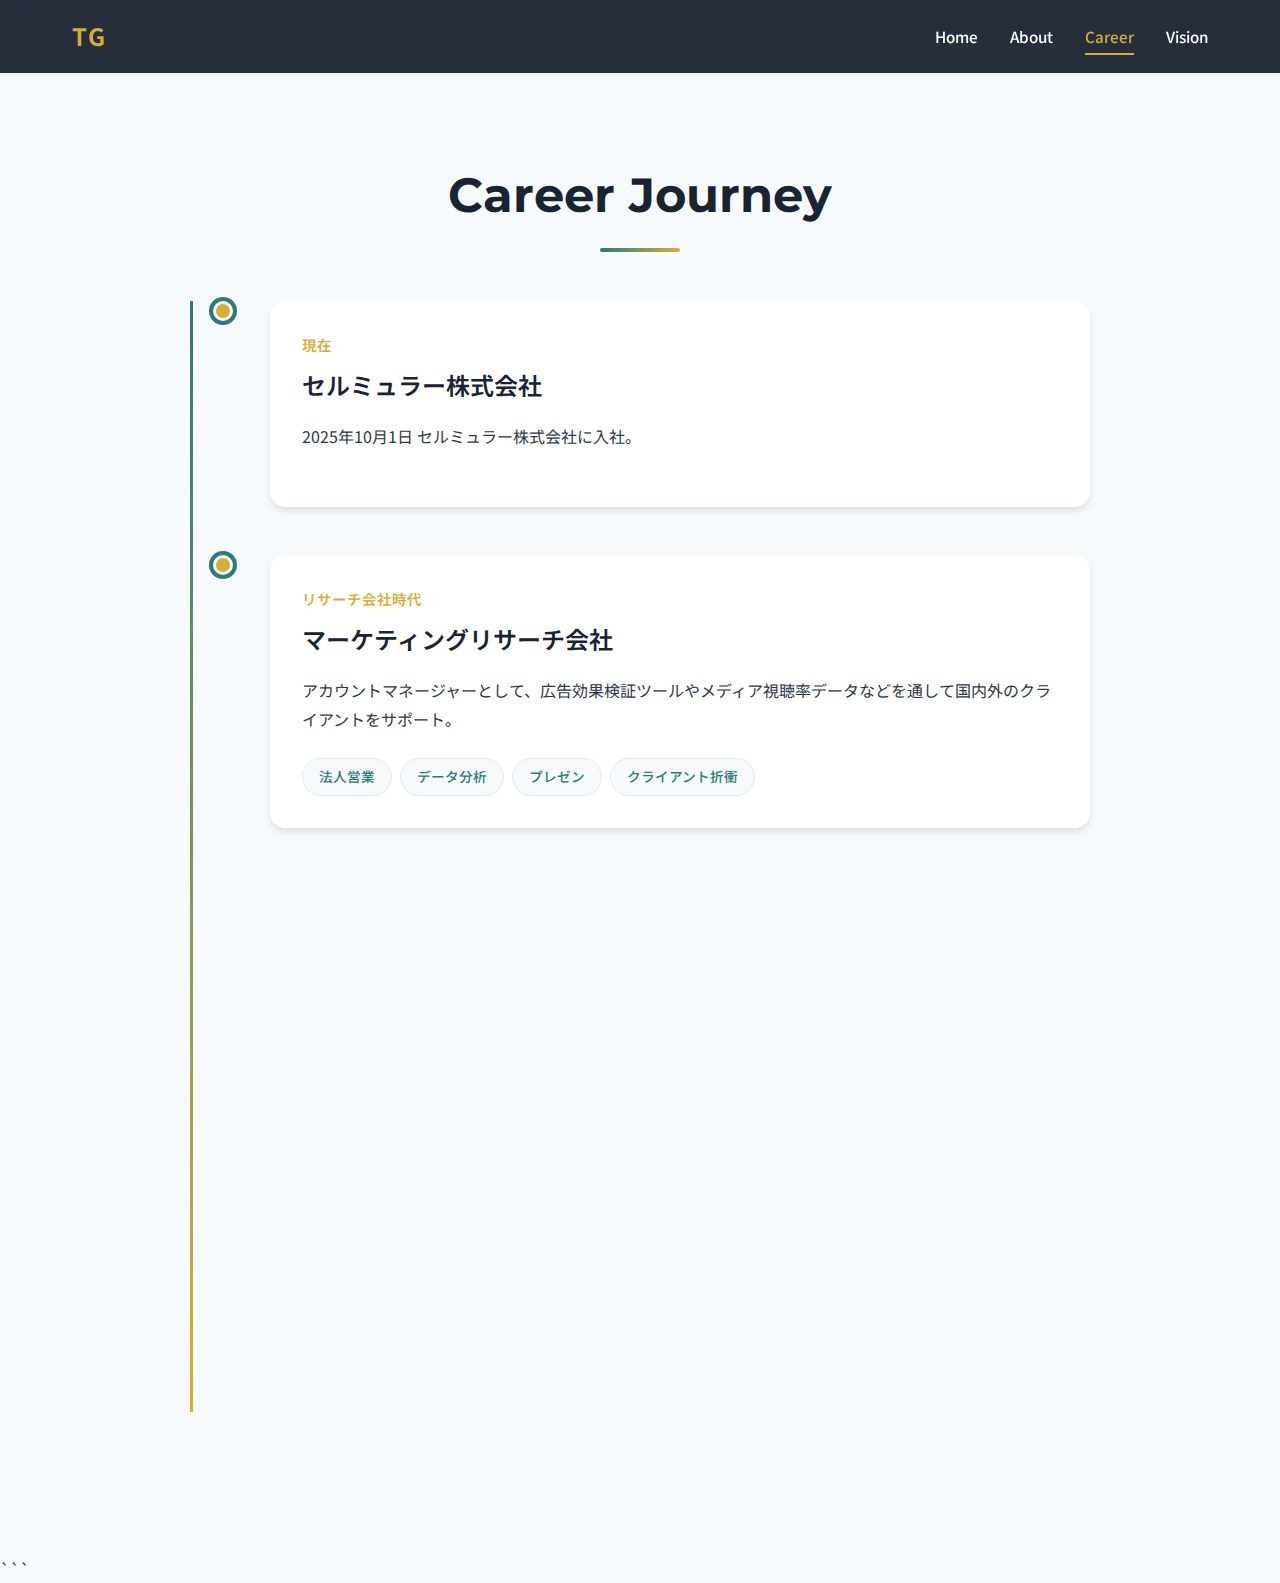
<file: Career.html>
```html
<!DOCTYPE html>
<html lang="ja">
<head>
    <meta charset="UTF-8">
    <meta name="viewport" content="width=device-width, initial-scale=1.0">
    <title>Career Section</title>
    <link rel="preconnect" href="https://fonts.googleapis.com">
    <link rel="preconnect" href="https://fonts.gstatic.com" crossorigin>
    <link href="https://fonts.googleapis.com/css2?family=Noto+Sans+JP:wght@300;400;500;700&family=Montserrat:wght@300;400;600;700&display=swap" rel="stylesheet">
    <!-- Google Tag Manager -->
<script>(function(w,d,s,l,i){w[l]=w[l]||[];w[l].push({'gtm.start':
new Date().getTime(),event:'gtm.js'});var f=d.getElementsByTagName(s)[0],
j=d.createElement(s),dl=l!='dataLayer'?'&l='+l:'';j.async=true;j.src=
'https://www.googletagmanager.com/gtm.js?id='+i+dl;f.parentNode.insertBefore(j,f);
})(window,document,'script','dataLayer','GTM-K3ZG8RBS');</script>
<!-- End Google Tag Manager -->

    <style>
/* ========================================
   Reset & Base
   ======================================== */
* {
    margin: 0;
    padding: 0;
    box-sizing: border-box;
}
:root {
    --primary-color: #1a2332;
    --secondary-color: #2c7a7b;
    --accent-color: #d4af37;
    --bg-light: #f7fafc;
    --bg-white: #ffffff;
    --text-dark: #2d3748;
    --border-color: #e2e8f0;
    --shadow-sm: 0 2px 4px rgba(0,0,0,0.05);
    --shadow-md: 0 4px 6px rgba(0,0,0,0.1);
    --shadow-lg: 0 10px 25px rgba(0,0,0,0.15);
    --transition: all 0.3s ease;
}
body {
    font-family: 'Noto Sans JP','Montserrat',sans-serif;
    color: var(--text-dark);
    line-height: 1.7;
    background-color: var(--bg-light);
}
.container {
    max-width: 1200px;
    margin: 0 auto;
    padding: 0 2rem;
}

/* ========================================
   Navigation（常に表示）
   ======================================== */
.navbar {
    position: fixed;
    top: 0;
    left: 0;
    right: 0;
    background-color: rgba(26, 35, 50, 0.95);
    backdrop-filter: blur(10px);
    z-index: 1000;
    padding: 1rem 0;
    box-shadow: var(--shadow-sm);
}
.navbar .container {
    display: flex;
    justify-content: space-between;
    align-items: center;
}
.nav-brand {
    font-size: 1.5rem;
    font-weight: 700;
    color: var(--accent-color);
    letter-spacing: 2px;
}
.nav-menu {
    display: flex;
    list-style: none;
    gap: 2rem;
}
.nav-link {
    color: #fff;
    text-decoration: none;
    font-weight: 500;
    font-size: 0.95rem;
    position: relative;
    transition: var(--transition);
    padding: 0.5rem 0;
}
.nav-link::after {
    content: '';
    position: absolute;
    bottom: 0;
    left: 0;
    width: 0;
    height: 2px;
    background-color: var(--accent-color);
    transition: width 0.3s ease;
}
.nav-link:hover::after, .nav-link.active::after {
    width: 100%;
}
.nav-link:hover, .nav-link.active {
    color: var(--accent-color);
}
.hamburger {
    display: none;
    flex-direction: column;
    cursor: pointer;
    gap: 5px;
}
.hamburger span {
    width: 25px;
    height: 3px;
    background-color: #fff;
    transition: var(--transition);
}

/* ========================================
   Section Title
   ======================================== */
.section-title {
    font-size: 3rem;
    font-weight: 700;
    text-align: center;
    margin-bottom: 4rem;
    color: var(--primary-color);
    position: relative;
    font-family: 'Montserrat', sans-serif;
}
.section-title::after {
    content: '';
    position: absolute;
    bottom: -15px;
    left: 50%;
    transform: translateX(-50%);
    width: 80px;
    height: 4px;
    background: linear-gradient(90deg, var(--secondary-color), var(--accent-color));
    border-radius: 2px;
}

/* ========================================
   Career Section
   ======================================== */
.career-section {
    padding: 8rem 0 6rem; /* navbar分を上に空ける */
    min-height: 100vh;
    background-color: var(--bg-light);
}

.timeline {
    position: relative;
    max-width: 900px;
    margin: 0 auto;
    padding-left: 2rem;
}
.timeline::before {
    content: '';
    position: absolute;
    left: 0;
    top: 0;
    bottom: 0;
    width: 3px;
    background: linear-gradient(180deg, var(--secondary-color), var(--accent-color));
}
.timeline-item {
    position: relative;
    margin-bottom: 3rem;
    padding-left: 3rem;
    opacity: 0;
    transform: translateX(-50px);
    transition: opacity 0.8s ease, transform 0.8s ease;
}
.timeline-marker {
    position: absolute;
    left: -9px;
    top: 0;
    width: 20px;
    height: 20px;
    border-radius: 50%;
    background-color: var(--accent-color);
    border: 3px solid var(--bg-light);
    box-shadow: 0 0 0 4px var(--secondary-color);
}
.timeline-content {
    background-color: var(--bg-white);
    padding: 2rem;
    border-radius: 15px;
    box-shadow: var(--shadow-md);
    transition: var(--transition);
}
.timeline-content:hover {
    transform: translateX(10px);
    box-shadow: var(--shadow-lg);
}
.timeline-date {
    color: var(--accent-color);
    font-weight: 600;
    font-size: 0.9rem;
    text-transform: uppercase;
    letter-spacing: 1px;
    margin-bottom: 0.5rem;
}
.timeline-title {
    font-size: 1.5rem;
    font-weight: 600;
    color: var(--primary-color);
    margin-bottom: 1rem;
}
.timeline-description {
    color: var(--text-dark);
    line-height: 1.8;
    margin-bottom: 1.5rem;
}
.timeline-tags {
    display: flex;
    flex-wrap: wrap;
    gap: 0.5rem;
}
.tag {
    display: inline-block;
    padding: 0.4rem 1rem;
    background-color: var(--bg-light);
    color: var(--secondary-color);
    border-radius: 20px;
    font-size: 0.85rem;
    font-weight: 500;
    border: 1px solid var(--border-color);
}

/* ========================================
   Responsive
   ======================================== */
@media(max-width:768px){
    .nav-menu {
        position: fixed;
        left: -100%;
        top: 70px;
        flex-direction: column;
        background-color: var(--primary-color);
        width: 100%;
        text-align: center;
        transition: 0.3s;
        padding: 2rem 0;
    }
    .nav-menu.active { left: 0; }
    .hamburger { display: flex; }
    .hamburger.active span:nth-child(1){ transform: rotate(45deg) translate(8px,8px); }
    .hamburger.active span:nth-child(2){ opacity: 0; }
    .hamburger.active span:nth-child(3){ transform: rotate(-45deg) translate(7px,-7px); }
    .timeline { padding-left: 1.5rem; }
    .timeline-item { padding-left: 2rem; }
}
    </style>
    <!-- Google tag (gtag.js) -->
    <script async src="https://www.googletagmanager.com/gtag/js?id=G-5QV8TKR67C"></script> 
    <script> 
        window.dataLayer = window.dataLayer || []; 
        function gtag(){dataLayer.push(arguments);} 
        gtag('js', new Date()); 
        gtag('config', 'G-5QV8TKR67C'); 
    </script>
</head>
<body>
    <!-- Google Tag Manager (noscript) -->
<noscript><iframe src="https://www.googletagmanager.com/ns.html?id=GTM-K3ZG8RBS"
height="0" width="0" style="display:none;visibility:hidden"></iframe></noscript>
<!-- End Google Tag Manager (noscript) -->

    <!-- Navigation -->
    <nav class="navbar" id="navbar">
        <div class="container">
            <div class="nav-brand">TG</div>
            <ul class="nav-menu" id="nav-menu">
               <li><a href="index.html" class="nav-link">Home</a></li>
               <li><a href="About.html" class="nav-link">About</a></li>
               <li><a href="Career.html" class="nav-link active">Career</a></li>
               <li><a href="Vision.html" class="nav-link">Vision</a></li>
            </ul>
            <div class="hamburger" id="hamburger">
                <span></span><span></span><span></span>
            </div>
        </div>
    </nav>

    <!-- Career Section -->
    <section id="career" class="section career-section">
        <div class="container">
            <h2 class="section-title fade-in-up">Career Journey</h2> 
            <div class="timeline">
                <div class="timeline-item">
                    <div class="timeline-marker"></div>
                    <div class="timeline-content">
                        <div class="timeline-date">現在</div>
                        <h3 class="timeline-title">セルミュラー株式会社</h3>
                        <p class="timeline-description">
                            2025年10月1日 セルミュラー株式会社に入社。
                        </p>
                    </div>
                </div>

                <div class="timeline-item">
                    <div class="timeline-marker"></div>
                    <div class="timeline-content">
                        <div class="timeline-date">リサーチ会社時代</div>
                        <h3 class="timeline-title">マーケティングリサーチ会社</h3>
                        <p class="timeline-description">
                            アカウントマネージャーとして、広告効果検証ツールやメディア視聴率データなどを通して国内外のクライアントをサポート。
                        </p>
                        <div class="timeline-tags">
                            <span class="tag">法人営業</span>
                            <span class="tag">データ分析</span>
                            <span class="tag">プレゼン</span>
                            <span class="tag">クライアント折衝</span>
                        </div>
                    </div>
                </div>

                <div class="timeline-item">
                    <div class="timeline-marker"></div>
                    <div class="timeline-content">
                        <div class="timeline-date">代理店時代</div>
                        <h3 class="timeline-title">広告代理店3社 | デジタルマーケティング</h3>
                        <p class="timeline-description">
                            広告運用、プランニング、ソーシャルリスニングを担当。Dockpit, digiads, sprinklr など使用。
                        </p>
                        <div class="timeline-tags">
                            <span class="tag">広告運用</span>
                            <span class="tag">プランニング</span>
                            <span class="tag">ソーシャルリスニング</span>
                            <span class="tag">データ分析</span>
                        </div>
                    </div>
                </div>

                <div class="timeline-item">
                    <div class="timeline-marker"></div>
                    <div class="timeline-content">
                        <div class="timeline-date">キャリア初期</div>
                        <h3 class="timeline-title">コーチング系英会話スクール| 英会話スクール</h3>
                        <p class="timeline-description">
                            約200人の英語学習をサポート。個々の目標に合わせたプランを提供し、多くの生徒が目標を達成。
                        </p>
                        <div class="timeline-tags">
                            <span class="tag">英語教育</span>
                            <span class="tag">コーチング</span>
                            <span class="tag">カスタマーサポート</span>
                        </div>
                    </div>
                </div>
            </div>
        </div>
    </section>

    <script>
/* =========================
   Navbar & Animation JS
   ========================= */
const hamburger = document.getElementById('hamburger');
const navMenu = document.getElementById('nav-menu');
hamburger.addEventListener('click', () => {
    hamburger.classList.toggle('active');
    navMenu.classList.toggle('active');
});

// Timeline fade-in animation
const timelineItems = document.querySelectorAll('.timeline-item');
const observer = new IntersectionObserver((entries) => {
    entries.forEach((entry, index) => {
        if (entry.isIntersecting) {
            setTimeout(() => {
                entry.target.style.opacity = '1';
                entry.target.style.transform = 'translateX(0)';
            }, index * 150);
            observer.unobserve(entry.target);
        }
    });
}, { threshold: 0.2 });

timelineItems.forEach(item => observer.observe(item));
    </script>
    <script>
  (function() {
    let scrolled = false;
    let stayed = false;

    // スクロール完了を検知（25%以上など）
    window.addEventListener('scroll', function() {
      const scrollPercent = (window.scrollY + window.innerHeight) / document.body.scrollHeight * 100;
      if (scrollPercent >= 50) { // ← ここを25や75など調整
        scrolled = true;
        checkConditions();
      }
    });

    // 滞在時間10秒を検知
    setTimeout(function() {
      stayed = true;
      checkConditions();
    }, 10000);

    // 両方満たしたら dataLayer にイベント送信
    function checkConditions() {
      if (scrolled && stayed) {
        window.dataLayer = window.dataLayer || [];
        window.dataLayer.push({
          event: 'scroll_and_stay',
          scrollPercent: '50',
          stayTime: '10s'
        });
      }
    }
  })();
</script>

</body>
</html>
```
</file>
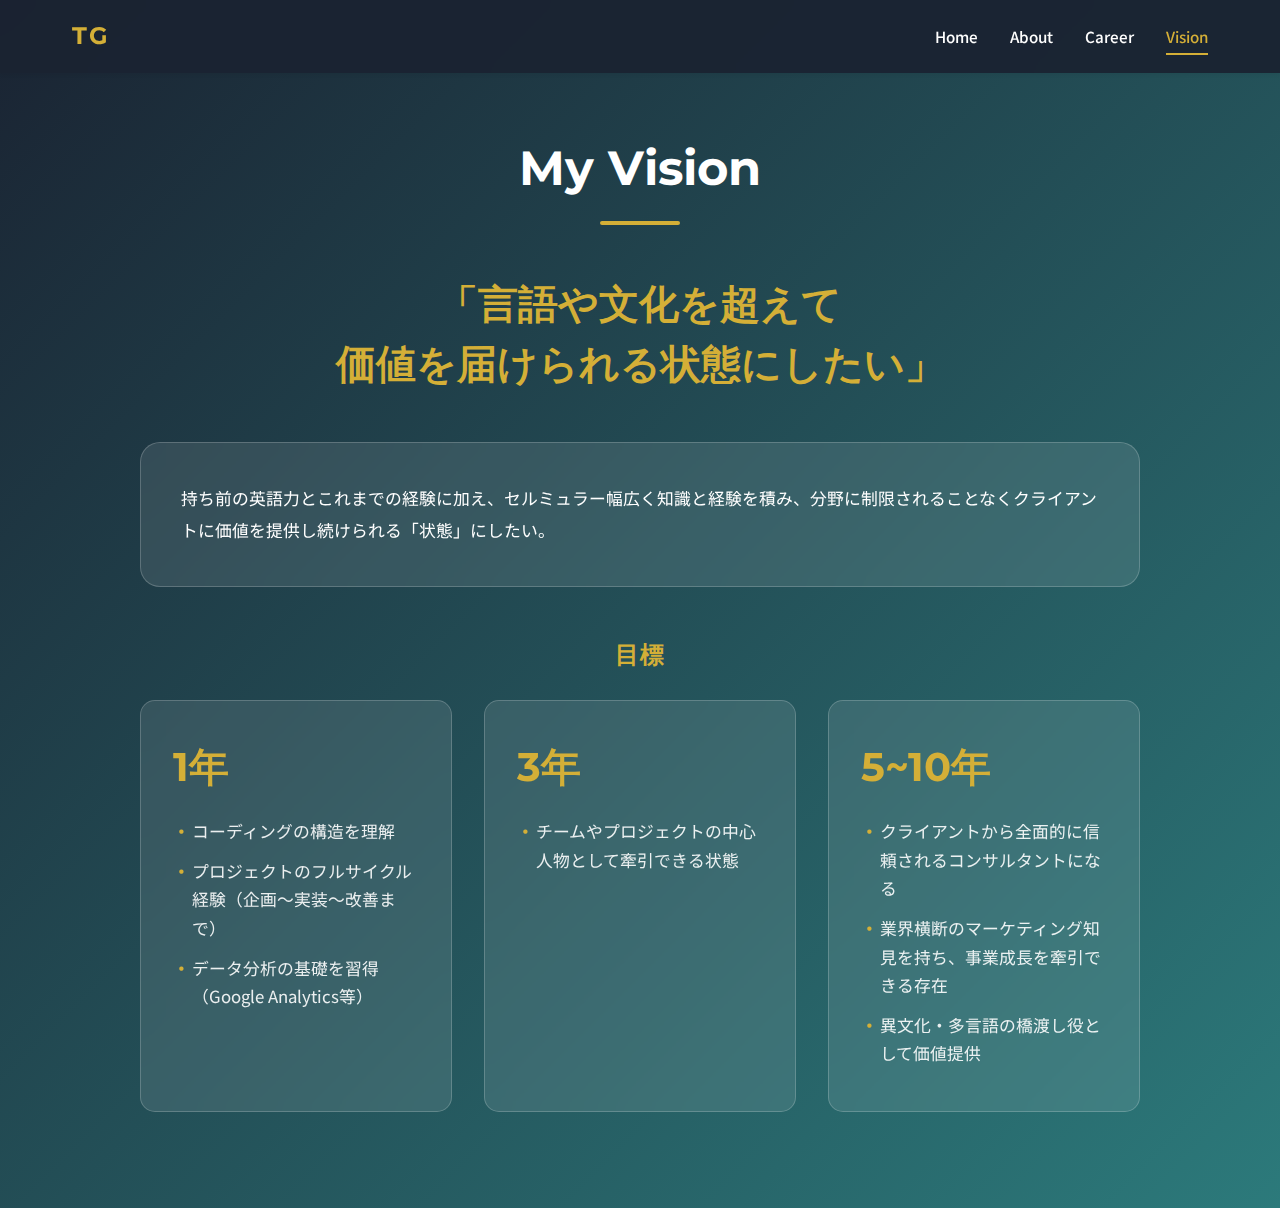
<file: Vision.html>
<!DOCTYPE html>
<html lang="ja">
<head>
    <meta charset="UTF-8">
    <meta name="viewport" content="width=device-width, initial-scale=1.0">
    <title>後藤 孝 | Vision</title>
    <link rel="preconnect" href="https://fonts.googleapis.com">
    <link rel="preconnect" href="https://fonts.gstatic.com" crossorigin>
    <link href="https://fonts.googleapis.com/css2?family=Noto+Sans+JP:wght@300;400;500;700&family=Montserrat:wght@300;400;600;700&display=swap" rel="stylesheet">
    
    <style>
        /* ======================================== Global & Base Styles ======================================== */
        * { margin: 0; padding: 0; box-sizing: border-box; }
        :root {
            --primary-color: #1a2332;
            --secondary-color: #2c7a7b;
            --accent-color: #d4af37;
            --bg-light: #f7fafc;
            --bg-white: #ffffff;
            --text-dark: #2d3748;
            --text-light: #718096;
            --border-color: #e2e8f0;
            --shadow-sm: 0 2px 4px rgba(0, 0, 0, 0.05);
            --shadow-md: 0 4px 6px rgba(0, 0, 0, 0.1);
            --shadow-lg: 0 10px 25px rgba(0, 0, 0, 0.15);
            --transition: all 0.3s ease;
        }
        html { scroll-behavior: smooth; font-size: 16px; }
        body { 
            font-family: 'Noto Sans JP', 'Montserrat', sans-serif; 
            color: var(--text-dark); 
            line-height: 1.7; 
            overflow-x: hidden; 
            background-color: var(--bg-light); 
        }
        .container { max-width: 1200px; margin: 0 auto; padding: 0 2rem; }

        /* ======================================== Navigation Styles ======================================== */
        .navbar { 
            position: fixed; 
            top: 0; 
            left: 0; 
            right: 0; 
            background-color: rgba(26, 35, 50, 0.95); 
            backdrop-filter: blur(10px); 
            z-index: 1000; 
            padding: 1rem 0; 
            box-shadow: var(--shadow-sm); 
        }
        .navbar .container { 
            display: flex; 
            justify-content: space-between; 
            align-items: center; 
        }
        .nav-brand { 
            font-size: 1.5rem; 
            font-weight: 700; 
            color: var(--accent-color); 
            font-family: 'Montserrat', sans-serif; 
            letter-spacing: 2px; 
        }
        .nav-menu { 
            display: flex; 
            list-style: none; 
            gap: 2rem; 
        }
        /* activeクラスをこのページ(vision.html)に合わせて修正 */
        .nav-menu li:nth-child(4) a { /* Visionリンク */
             color: var(--accent-color);
        }
        .nav-link { 
            color: #ffffff; 
            text-decoration: none; 
            font-weight: 500; 
            font-size: 0.95rem; 
            position: relative; 
            transition: var(--transition); 
            padding: 0.5rem 0; 
        }
        /* Homeリンクはデフォルトではアクティブにしない */
        .nav-menu li:nth-child(1) a.active {
            color: #ffffff; /* activeクラスをVisionに移すため */
        }
        /* Visionリンクに.activeクラスを追加 */
        .nav-menu li:nth-child(4) a.nav-link {
            color: var(--accent-color);
        }
        .nav-link::after { 
            content: ''; 
            position: absolute; 
            bottom: 0; 
            left: 0; 
            width: 0; 
            height: 2px; 
            background-color: var(--accent-color); 
            transition: width 0.3s ease; 
        }
        .nav-link:hover::after, 
        .nav-menu li:nth-child(4) a.nav-link::after { /* Visionページでのアクティブ表示 */
            width: 100%; 
        }
        .nav-link:hover { 
            color: var(--accent-color); 
        }
        .hamburger { 
            display: none; 
            flex-direction: column; 
            cursor: pointer; 
            gap: 5px; 
        }
        .hamburger span { 
            width: 25px; 
            height: 3px; 
            background-color: #ffffff; 
            transition: var(--transition); 
        }

        /* ======================================== Section Base Styles ======================================== */
        .section { 
            padding: 8rem 0 6rem; /* ナビゲーションバーの分、上部を広く取る */
            min-height: 100vh; 
            display: flex; 
            align-items: center; 
        }
        .section-title { 
            font-size: 3rem; 
            font-weight: 700; 
            text-align: center; 
            margin-bottom: 4rem; 
            color: var(--primary-color); 
            position: relative; 
            font-family: 'Montserrat', sans-serif; 
        }
        .section-title::after { 
            content: ''; 
            position: absolute; 
            bottom: -15px; 
            left: 50%; 
            transform: translateX(-50%); 
            width: 80px; 
            height: 4px; 
            background: linear-gradient(90deg, var(--secondary-color), var(--accent-color)); 
            border-radius: 2px; 
        }

        /* ======================================== Vision Section Styles ======================================== */
        .vision-section {
            background: linear-gradient(135deg, var(--primary-color) 0%, var(--secondary-color) 100%);
            color: #ffffff;
        }
        .vision-section .section-title {
            color: #ffffff;
        }
        .vision-section .section-title::after {
            background: var(--accent-color);
        }
        .vision-content {
            max-width: 1000px;
            margin: 0 auto;
        }
        .vision-statement {
            text-align: center;
            margin-bottom: 3rem;
        }
        .vision-quote {
            font-size: 2.5rem;
            font-weight: 600;
            line-height: 1.5;
            color: var(--accent-color);
            margin-bottom: 2rem;
            font-family: 'Montserrat', sans-serif;
        }
        .vision-description {
            background-color: rgba(255, 255, 255, 0.1);
            backdrop-filter: blur(10px);
            padding: 2.5rem;
            border-radius: 20px;
            margin-bottom: 3rem;
            border: 1px solid rgba(255, 255, 255, 0.2);
        }
        .vision-text {
            margin-bottom: 1.5rem;
            line-height: 1.9;
            font-size: 1.05rem;
        }
        .vision-text:last-child {
            margin-bottom: 0;
        }
        .vision-goals-title {
            font-size: 1.5rem;
            font-weight: 600;
            color: var(--accent-color);
            text-align: center;
            margin-bottom: 1.5rem;
            margin-top: 1rem;
            font-family: 'Montserrat', sans-serif;
            letter-spacing: 1px;
        }
        .vision-pillars {
            display: grid;
            grid-template-columns: repeat(auto-fit, minmax(280px, 1fr));
            gap: 2rem;
        }
        .pillar {
            background-color: rgba(255, 255, 255, 0.1);
            backdrop-filter: blur(10px);
            padding: 2rem;
            border-radius: 15px;
            border: 1px solid rgba(255, 255, 255, 0.2);
            transition: var(--transition);
        }
        .pillar:hover {
            transform: translateY(-10px);
            background-color: rgba(255, 255, 255, 0.15);
        }
        .pillar-number {
            font-size: 2.5rem;
            font-weight: 700;
            color: var(--accent-color);
            margin-bottom: 1rem;
            font-family: 'Montserrat', sans-serif;
        }
        .pillar-list {
            list-style: none;
            padding-left: 0;
            margin: 0;
        }
        .pillar-list li {
            position: relative;
            padding-left: 1.2rem;
            margin-bottom: 0.7rem;
            line-height: 1.7;
            color: rgba(255, 255, 255, 0.9);
            font-size: 1.05rem;
        }
        .pillar-list li::before {
            content: '・';
            position: absolute;
            left: 0;
            top: 0;
            color: var(--accent-color);
            font-weight: bold;
        }

        /* ======================================== Animations ======================================== */
        @keyframes fadeInUp { 
            from { opacity: 0; transform: translateY(30px); } 
            to { opacity: 1; transform: translateY(0); } 
        }
        .fade-in-up { 
            opacity: 0; 
            transform: translateY(30px); 
            transition: opacity 0.8s ease, transform 0.8s ease; 
        }
        .fade-in-up.visible { 
            opacity: 1; 
            transform: translateY(0); 
        }

        /* ======================================== Responsive Design ======================================== */
        @media (max-width: 768px) {
            .container { padding: 0 1.5rem; }
            /* ナビゲーションメニューの表示位置を調整 */
            .nav-menu { 
                position: fixed; 
                left: -100%; 
                top: 70px; /* navbarの高さに合わせて調整 */
                flex-direction: column; 
                background-color: var(--primary-color); 
                width: 100%; 
                text-align: center; 
                transition: 0.3s; 
                box-shadow: var(--shadow-lg); 
                padding: 2rem 0; 
            }
            .nav-menu.active { left: 0; }
            .hamburger { display: flex; }
            .hamburger.active span:nth-child(1) { transform: rotate(45deg) translate(8px, 8px); }
            .hamburger.active span:nth-child(2) { opacity: 0; }
            .hamburger.active span:nth-child(3) { transform: rotate(-45deg) translate(7px, -7px); }
            
            .section { padding-top: 6rem; } /* モバイル時の上部余白調整 */
            .section-title { font-size: 2rem; margin-bottom: 2.5rem; }
            .vision-quote { font-size: 1.8rem; }
            .vision-pillars { grid-template-columns: 1fr; }
            .vision-goals-title { font-size: 1.3rem; margin-bottom: 1rem; }
        }
        @media (max-width: 480px) {
            .vision-quote { font-size: 1.5rem; }
        }
    </style>
</head>
<body>
    
    <nav class="navbar" id="navbar">
        <div class="container">
            <div class="nav-brand">TG</div>
            <ul class="nav-menu" id="nav-menu">
                <li><a href="index.html" class="nav-link">Home</a></li>
                <li><a href="about.html" class="nav-link">About</a></li>
                <li><a href="career.html" class="nav-link">Career</a></li>
                <li><a href="vision.html" class="nav-link active">Vision</a></li>
                </ul>
            <div class="hamburger" id="hamburger">
                <span></span>
                <span></span>
                <span></span>
            </div>
        </div>
    </nav>
    
    <section id="vision" class="section vision-section">
        <div class="container">
            <div class="vision-content fade-in-up"> 
                <h2 class="section-title">My Vision</h2>
                <div class="vision-statement">
                    <p class="vision-quote">
                        「言語や文化を超えて<br>価値を届けられる状態にしたい」
                    </p>
                </div>
                <div class="vision-description">
                    <p class="vision-text">
                        持ち前の英語力とこれまでの経験に加え、セルミュラー幅広く知識と経験を積み、分野に制限されることなくクライアントに価値を提供し続けられる「状態」にしたい。
                    </p>
                </div>
                <h3 class="vision-goals-title">目標</h3>
                <div class="vision-pillars">
                    <div class="pillar">
                        <div class="pillar-number">1年</div>
                        <ul class="pillar-list">
                            <li>コーディングの構造を理解</li>
                            <li>プロジェクトのフルサイクル経験（企画〜実装〜改善まで）</li>
                            <li>データ分析の基礎を習得（Google Analytics等）</li>
                        </ul>
                    </div>
                    <div class="pillar">
                        <div class="pillar-number">3年</div>
                        <ul class="pillar-list">
                            <li>チームやプロジェクトの中心人物として牽引できる状態</li>
                        </ul>
                    </div>
                    <div class="pillar">
                        <div class="pillar-number">5~10年</div>
                        <ul class="pillar-list">
                            <li>クライアントから全面的に信頼されるコンサルタントになる</li>
                            <li>業界横断のマーケティング知見を持ち、事業成長を牽引できる存在</li>
                            <li>異文化・多言語の橋渡し役として価値提供</li>
                        </ul>
                    </div>
                </div>
            </div>
        </div>
    </section>

    <script>
        document.addEventListener('DOMContentLoaded', () => {
            const hamburger = document.getElementById('hamburger');
            const navMenu = document.getElementById('nav-menu');
            const navLinks = document.querySelectorAll('.nav-link');
            const fadeElements = document.querySelectorAll('.fade-in-up');

            // --- 1. ハンバーガーメニューのトグル機能 ---
            if (hamburger && navMenu) {
                hamburger.addEventListener('click', () => {
                    navMenu.classList.toggle('active');
                    hamburger.classList.toggle('active');
                });
            }

            // メニューリンククリックでメニューを閉じる
            navLinks.forEach(link => {
                link.addEventListener('click', () => {
                    if (navMenu.classList.contains('active')) {
                        navMenu.classList.remove('active');
                        hamburger.classList.remove('active');
                    }
                });
            });

            // --- 2. スクロールアニメーション機能 (Intersection Observer) ---
            const fadeObserverOptions = {
                root: null,
                rootMargin: '0px',
                threshold: 0.1 
            };

            const fadeObserver = new IntersectionObserver((entries) => {
                entries.forEach((entry, index) => {
                    if (entry.isIntersecting) {
                        setTimeout(() => {
                            entry.target.classList.add('visible');
                        }, index * 100); 
                        fadeObserver.unobserve(entry.target); 
                    }
                });
            }, fadeObserverOptions);

            fadeElements.forEach(element => {
                fadeObserver.observe(element); 
            });
        });
    </script>
</body>
</html>
</file>
<file: 自己紹介サイト.css>

</file>
